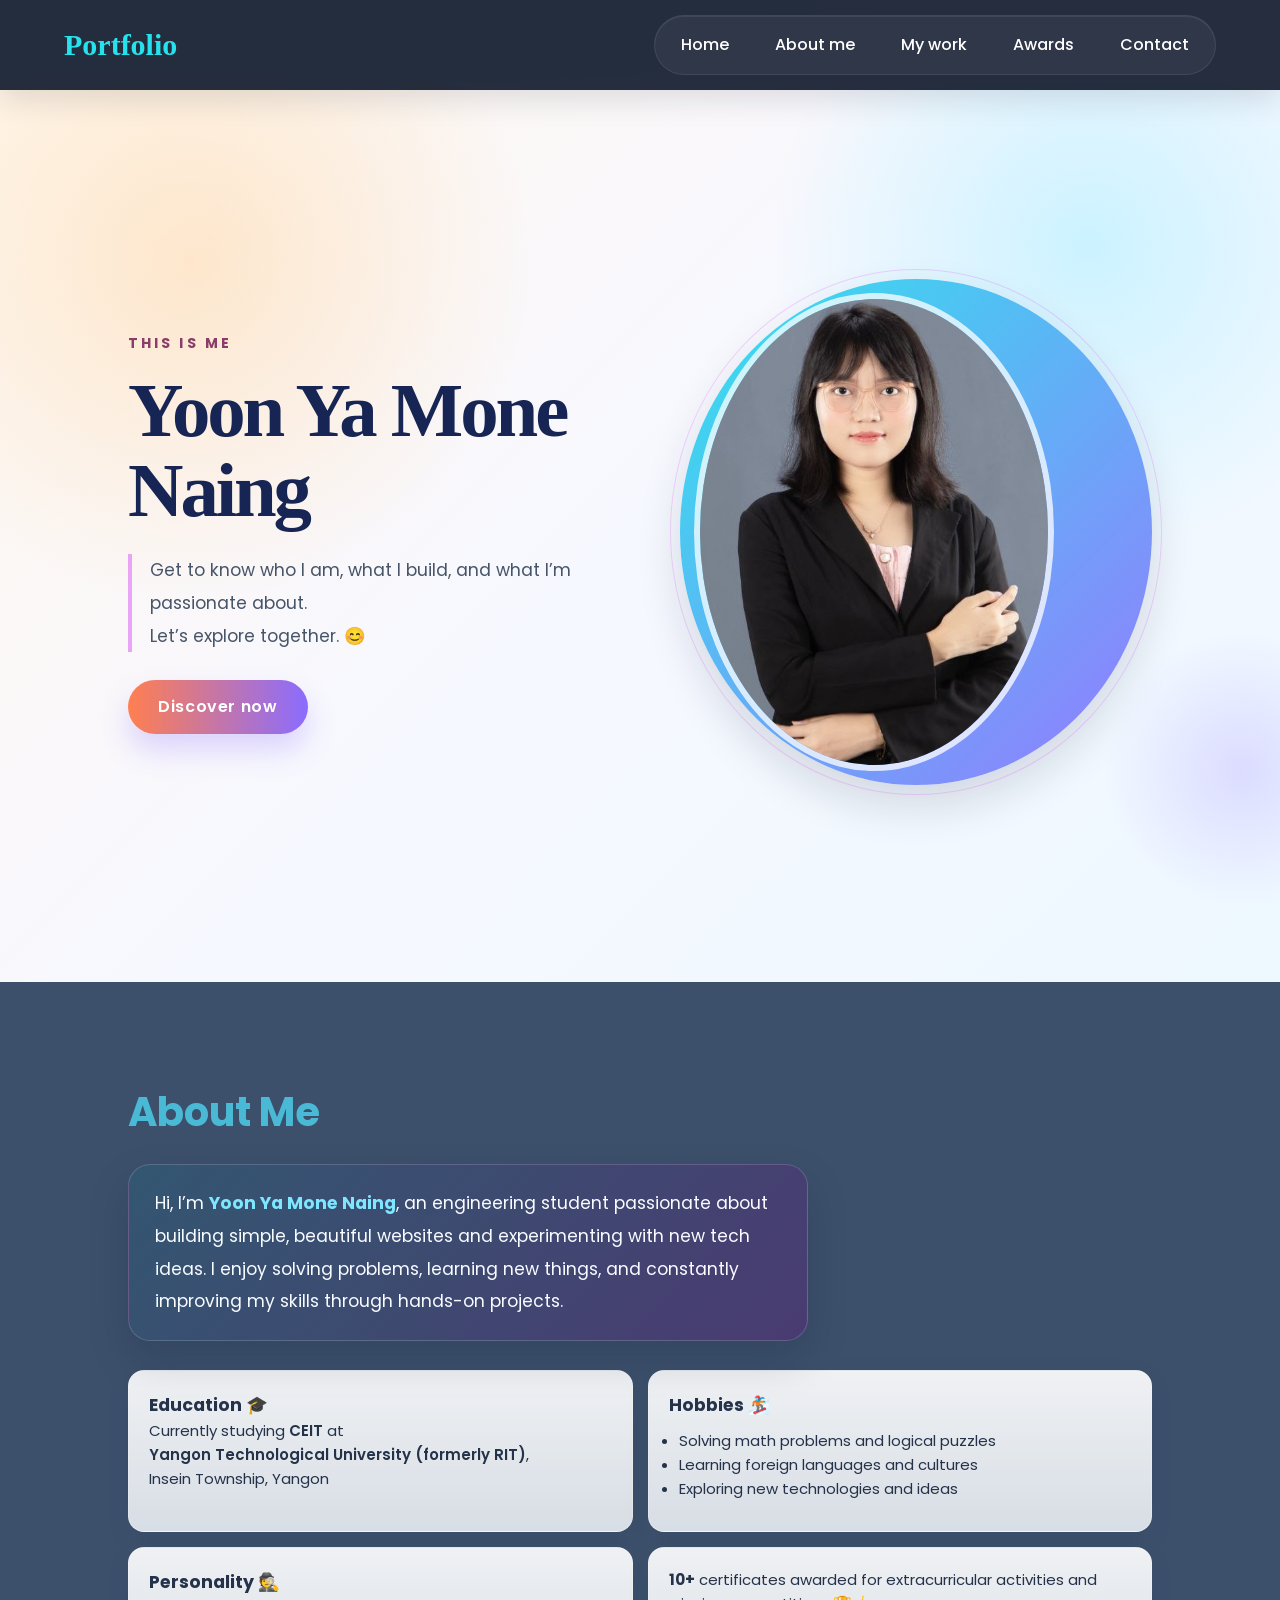
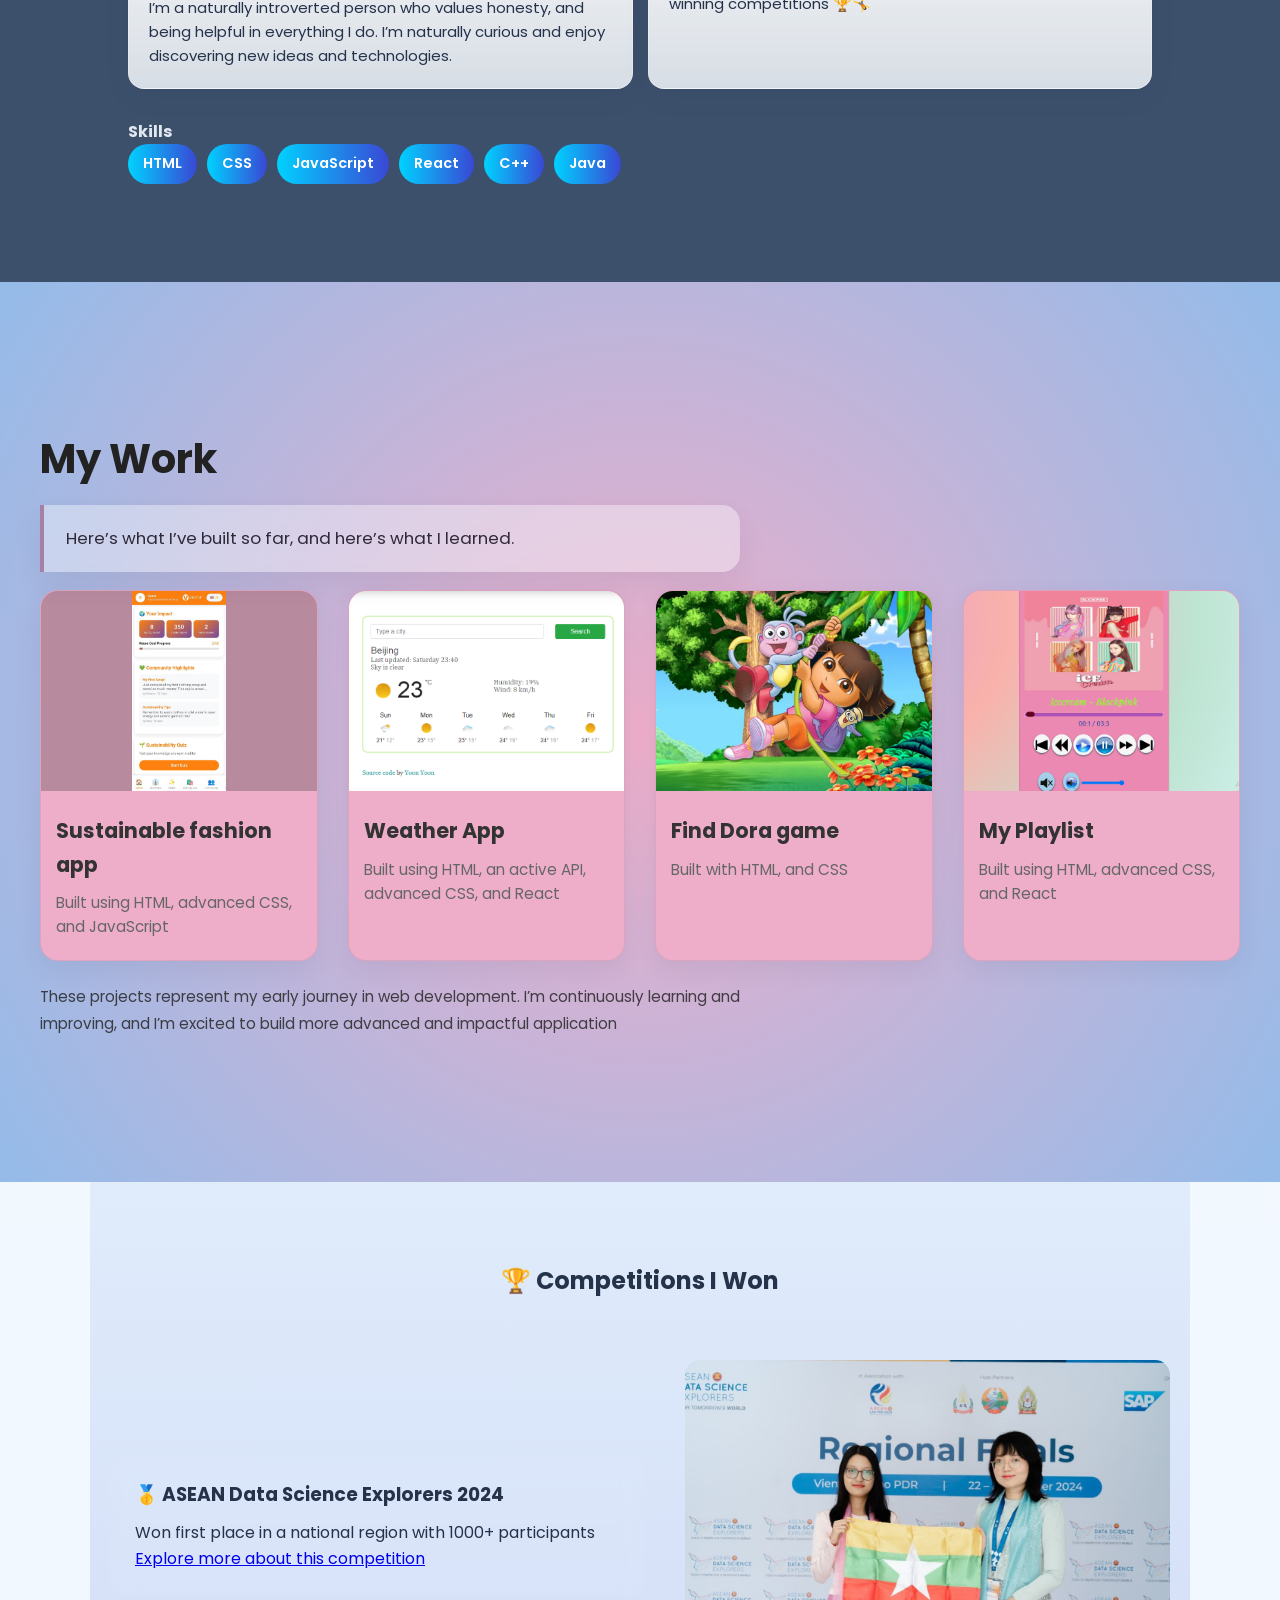
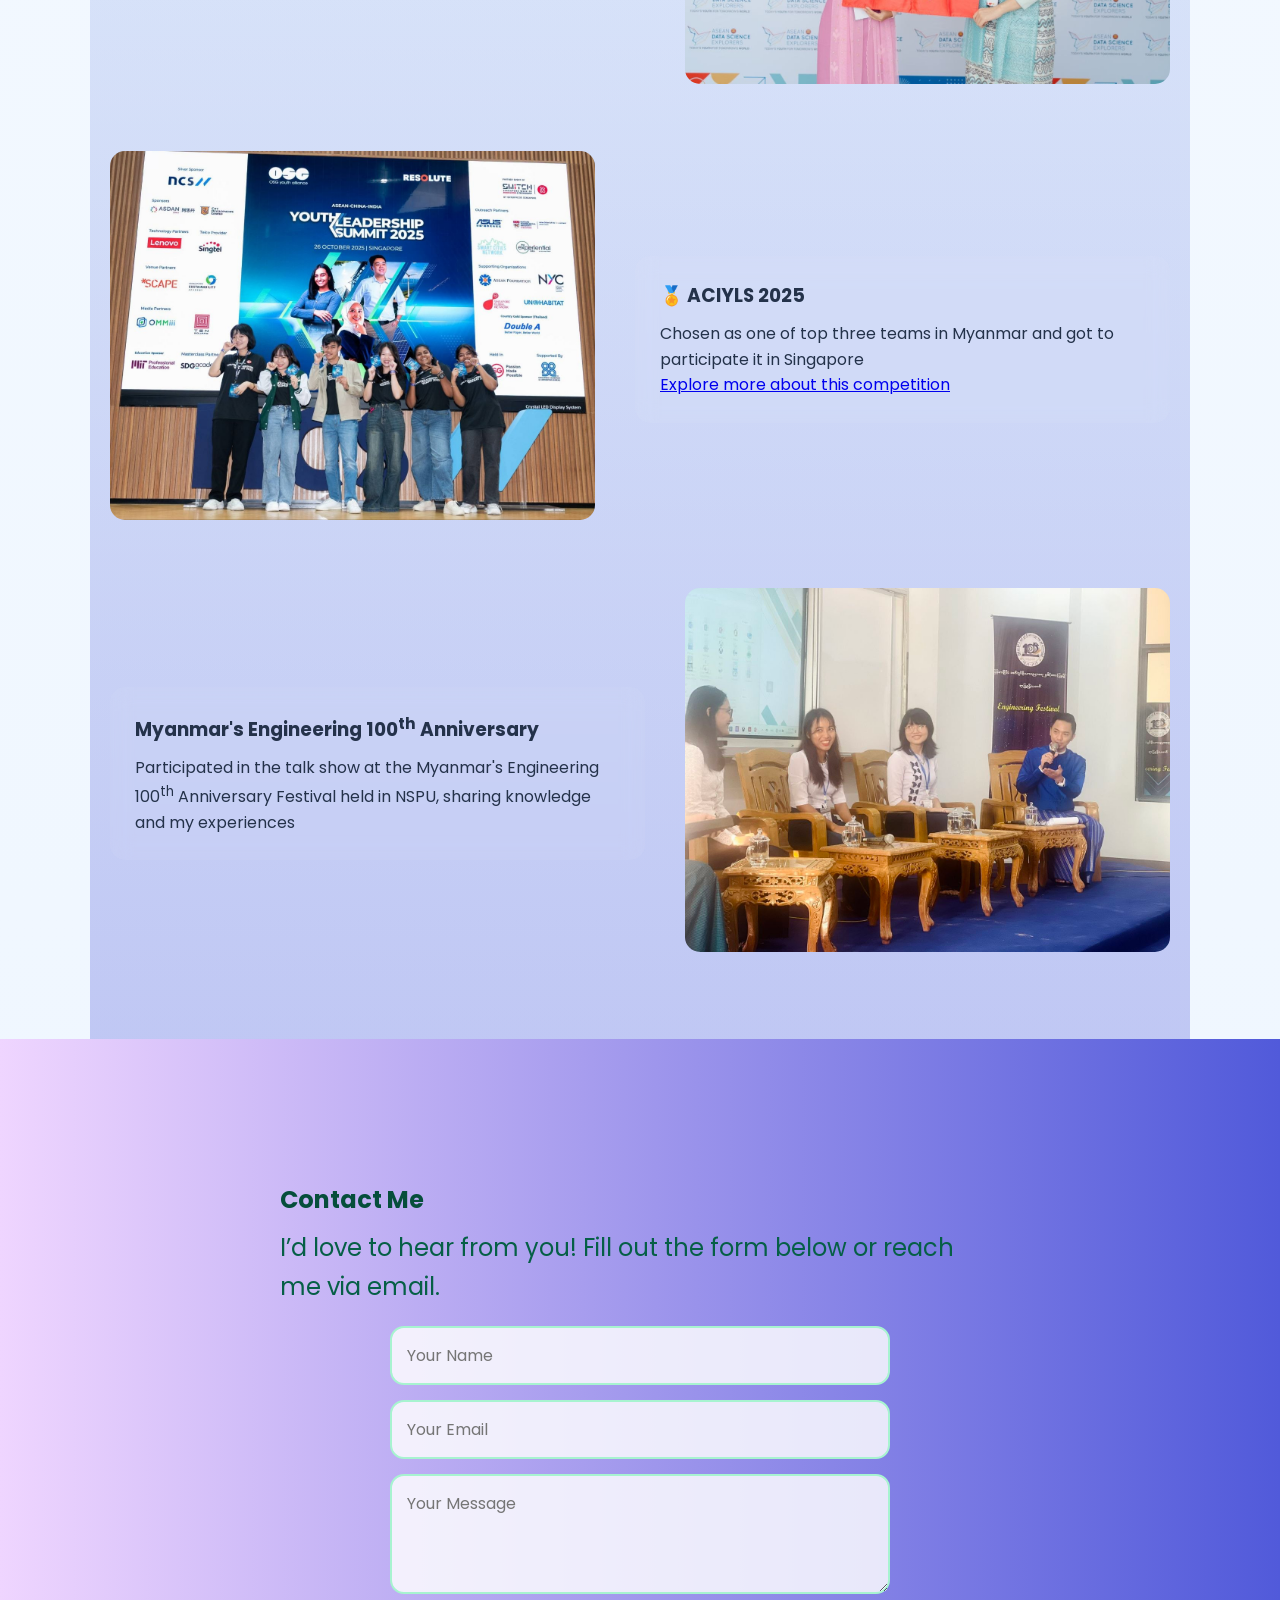
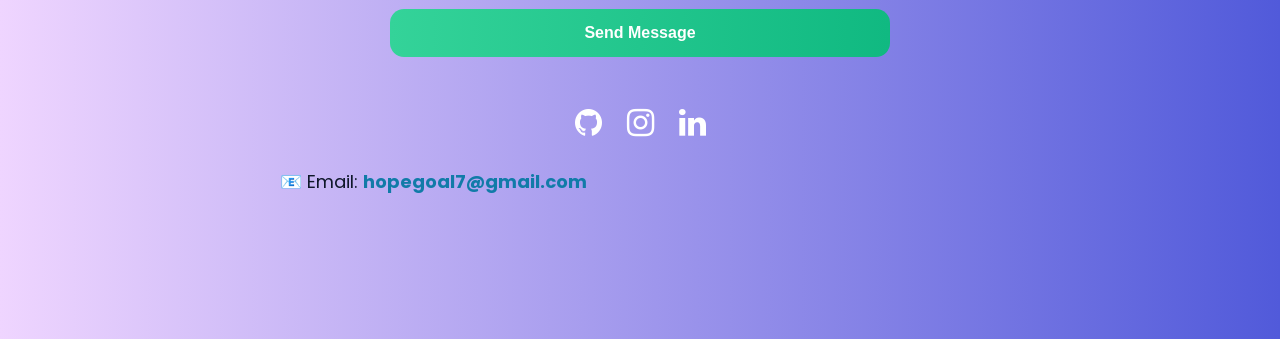
<file: index.html>
<!DOCTYPE html>
<html lang="en">
<head>
  <meta charset="UTF-8">
  <meta name="viewport" content="width=device-width, initial-scale=1.0">
  <title>My Portfolio</title>
  <link rel="stylesheet" href="index.css">
  <link rel="stylesheet" href="https://cdnjs.cloudflare.com/ajax/libs/font-awesome/4.7.0/css/font-awesome.min.css">
  <link href="https://fonts.googleapis.com/css2?family=Poppins:wght@300;400;600;700&display=swap" rel="stylesheet">
</head>
<body>
  <header>
    <nav class="navbar">
      <div class="logo">Portfolio</div>
      <button class="nav-toggle" type="button" aria-label="Open navigation menu" aria-expanded="false" aria-controls="primary-navigation">
        <span></span>
        <span></span>
        <span></span>
      </button>
      <ul class="nav-links" id="primary-navigation">
        <li><a href="#home">Home</a></li>
        <li><a href="#about">About me</a></li>
        <li><a href="#work">My work</a></li>
        <li><a href="#awards">Awards</a></li>
        <li><a href="#contact">Contact</a></li>
      </ul>
    </nav>
  </header>

  <section id="home" class="myphoto">
    <div class="myphoto-text">
      <h4>This is me</h4>
      <h1>Yoon Ya Mone Naing</h1>
      <p>
        Get to know who I am, what I build, and what I’m passionate about.<br>
        Let’s explore together. 😊
      </p>
      <a href="#about" class="btn">Discover now</a>
    </div>
    <div class="myphoto-image">
      <div class="image-frame">
        <img src="images/photo_2025-09-05_22-44-38.jpg" alt="Profile Picture">
      </div>
    </div>
  </section>

  <section id="about">
    <div class="about-container">
      <div class="about-text">
        <h2>About Me</h2>
        <p>
          Hi, I’m <strong>Yoon Ya Mone Naing</strong>, an engineering student passionate about
          building simple, beautiful websites and experimenting with new tech ideas. I enjoy
          solving problems, learning new things, and constantly improving my skills through
          hands-on projects.
        </p>
        <div class="about-facts">
          <div class="fact">
            <h3><strong>Education 🎓</strong></h3>
            <div>Currently studying <acronym title="Computer Engineering and Information Technology">CEIT</acronym> at</div>
            <div><acronym title="Top First Engineering University in Myanmar">Yangon Technological University (formerly RIT)</acronym>,</div>
            <div>Insein Township, Yangon</div>
          </div>

          <div class="fact">
            <h3><strong>Hobbies &#127938;</strong></h3>
            <ul style="padding: 10px;">
              <li>Solving math problems and logical puzzles</li>
              <li>Learning foreign languages and cultures</li>
              <li>Exploring new technologies and ideas</li>
            </ul>
            <div></div>
          </div>

          <div class="fact">
            <h3><strong>Personality &#128373;</strong></h3>
            <div>I’m a naturally introverted person who values honesty, and being helpful in everything I do. I’m naturally curious and enjoy discovering new ideas and technologies.</div>
          </div>

          <div class="fact"><strong>10+</strong> certificates awarded for extracurricular activities and winning competitions &#x1F3C6;&#129336;</div>
        </div>

        <h4>Skills</h4>
        <div class="skills">
          <span class="skill">HTML</span>
          <span class="skill">CSS</span>
          <span class="skill">JavaScript</span>
          <span class="skill">React</span>
          <span class="skill">C++</span>
          <span class="skill">Java</span>
        </div>
      </div>

      <!-- <div class="about-image">
        <img src="images/me.png" alt="About Me Photo">
      </div> -->
    </div>
  </section>

  <section id="work">
    <div class="container">
      <h2>My Work</h2>
      <p>Here’s what I’ve built so far, and here’s what I learned.</p>
      <div class="projects">
        <div class="project-card">
          <a href="https://yhope12.github.io/fashion-app/yoon.html" target="_blank" class="fashion-img">
            <img src="images/FASHION.jpg" alt="Project 2 preview" style="object-fit: contain; background: #b88a9e;">
            <h3>Sustainable fashion app</h3>
            <p>Built using HTML, advanced CSS, and JavaScript</p>
          </a>
        </div>

         <div class="project-card">
          <a href="https://yhope12.github.io/MyWeatherApp/index.html" target="_blank">
            <img src="images/p1.png" alt="Project 4 preview">
            <h3>Weather App</h3>
            <p>Built using HTML, an active API, advanced CSS, and React</p>
          </a>
        </div>

        <div class="project-card">
          <a href="DoraExplorer/dora.html" target="_blank">
            <img src="images/doratheexplorer.webp" alt="Project 1 preview">
            <h3>Find Dora game </h3>
            <p>Built with HTML, and CSS</p>
          </a>
        </div>

        <div class="project-card">
          <a href="https://yhope12.github.io/playMusic/yoon.html" target="_blank">
            <img src="images/p3.png" alt="Project 3 preview">
            <h3>My Playlist</h3>
            <p>Built using HTML, advanced CSS, and React</p>
          </a>
        </div>

      </div>

      <small>These projects represent my early journey in web development. I’m continuously learning and improving, and I’m excited to build more advanced and impactful application</small>
    </div>
  </section>

  <section class="competitions" id="awards">
  <h2>🏆 Competitions I Won</h2>

  <!-- ROW 1 -->
  <div class="competition-row">
    <div class="image">
      <img src="images/adse.jpg">
    </div>
    <div class="text">
      <h3>🥇 ASEAN Data Science Explorers 2024</h3>
      <p>Won first place in a national region with 1000+ participants</p>
      <a href="https://aseandse.org/">Explore more about this competition</a>
    </div>
  </div>

  <!-- ROW 2 -->
  <div class="competition-row reverse">
    <div class="image">
      <img src="images/Vint-it.jpg">
    </div>
    <div class="text">
      <h3>🏅 ACIYLS 2025</h3>
      <p>Chosen as one of top three teams in Myanmar and got to participate it in Singapore</p>
      <a href="https://www.theyouthleadership.org/">Explore more about this competition</a>
    </div>
  </div>

  <!-- ROW 3 -->
  <div class="competition-row">
    <div class="image">
      <img src="images/talkshow.jpg">
    </div>
    <div class="text">
      <h3> Myanmar's Engineering 100<sup>th</sup> Anniversary</h3>
      <p>Participated in the talk show at the  Myanmar's Engineering 100<sup>th</sup> Anniversary Festival held in NSPU, sharing knowledge and my experiences </p>
    </div>
  </div>

</section>

  <section id="contact">
    <div class="contact-container">
      <h2>Contact Me</h2>
      <p>I’d love to hear from you! Fill out the form below or reach me via email.</p>

      <form class="contact-form">
        <input type="text" placeholder="Your Name" required>
        <input type="email" placeholder="Your Email" required>
        <textarea placeholder="Your Message" required></textarea>
        <button type="submit">Send Message</button>
      </form>

      <div class="social-links">
        <a href="https://github.com/Yhope12" target="_blank" title="GitHub Profile">
          <i class="fa fa-github"></i>
        </a>
        <a href="https://www.instagram.com/sourcandy_yoon?igsh=YTczc2l1dGlkMjE2" target="_blank" title="Instagram Profile">
          <i class="fa fa-instagram"></i>
        </a>
        <a href="https://www.linkedin.com/in/yoon-ya-mone-naing-929835395" target="_blank" title="LinkedIn Profile">
          <i class="fa fa-linkedin"></i>
        </a>
      </div>

      <div class="contact-info">
        <div>📧 Email: <a href="mailto:hopegoal7@gmail.com">hopegoal7@gmail.com</a></div>
      </div>
    </div>
  </section>
  <script>
    const navToggle = document.querySelector('.nav-toggle');
    const navLinks = document.querySelector('.nav-links');

    if (navToggle && navLinks) {
      const closeMenu = () => {
        navLinks.classList.remove('is-open');
        navToggle.classList.remove('is-open');
        navToggle.setAttribute('aria-expanded', 'false');
        navToggle.setAttribute('aria-label', 'Open navigation menu');
      };

      navToggle.addEventListener('click', () => {
        const isOpen = navLinks.classList.toggle('is-open');
        navToggle.classList.toggle('is-open', isOpen);
        navToggle.setAttribute('aria-expanded', String(isOpen));
        navToggle.setAttribute('aria-label', isOpen ? 'Close navigation menu' : 'Open navigation menu');
      });

      navLinks.querySelectorAll('a').forEach((link) => {
        link.addEventListener('click', closeMenu);
      });

      window.addEventListener('resize', () => {
        if (window.innerWidth > 640) {
          closeMenu();
        }
      });
    }
  </script>
</body>
</html>
</file>
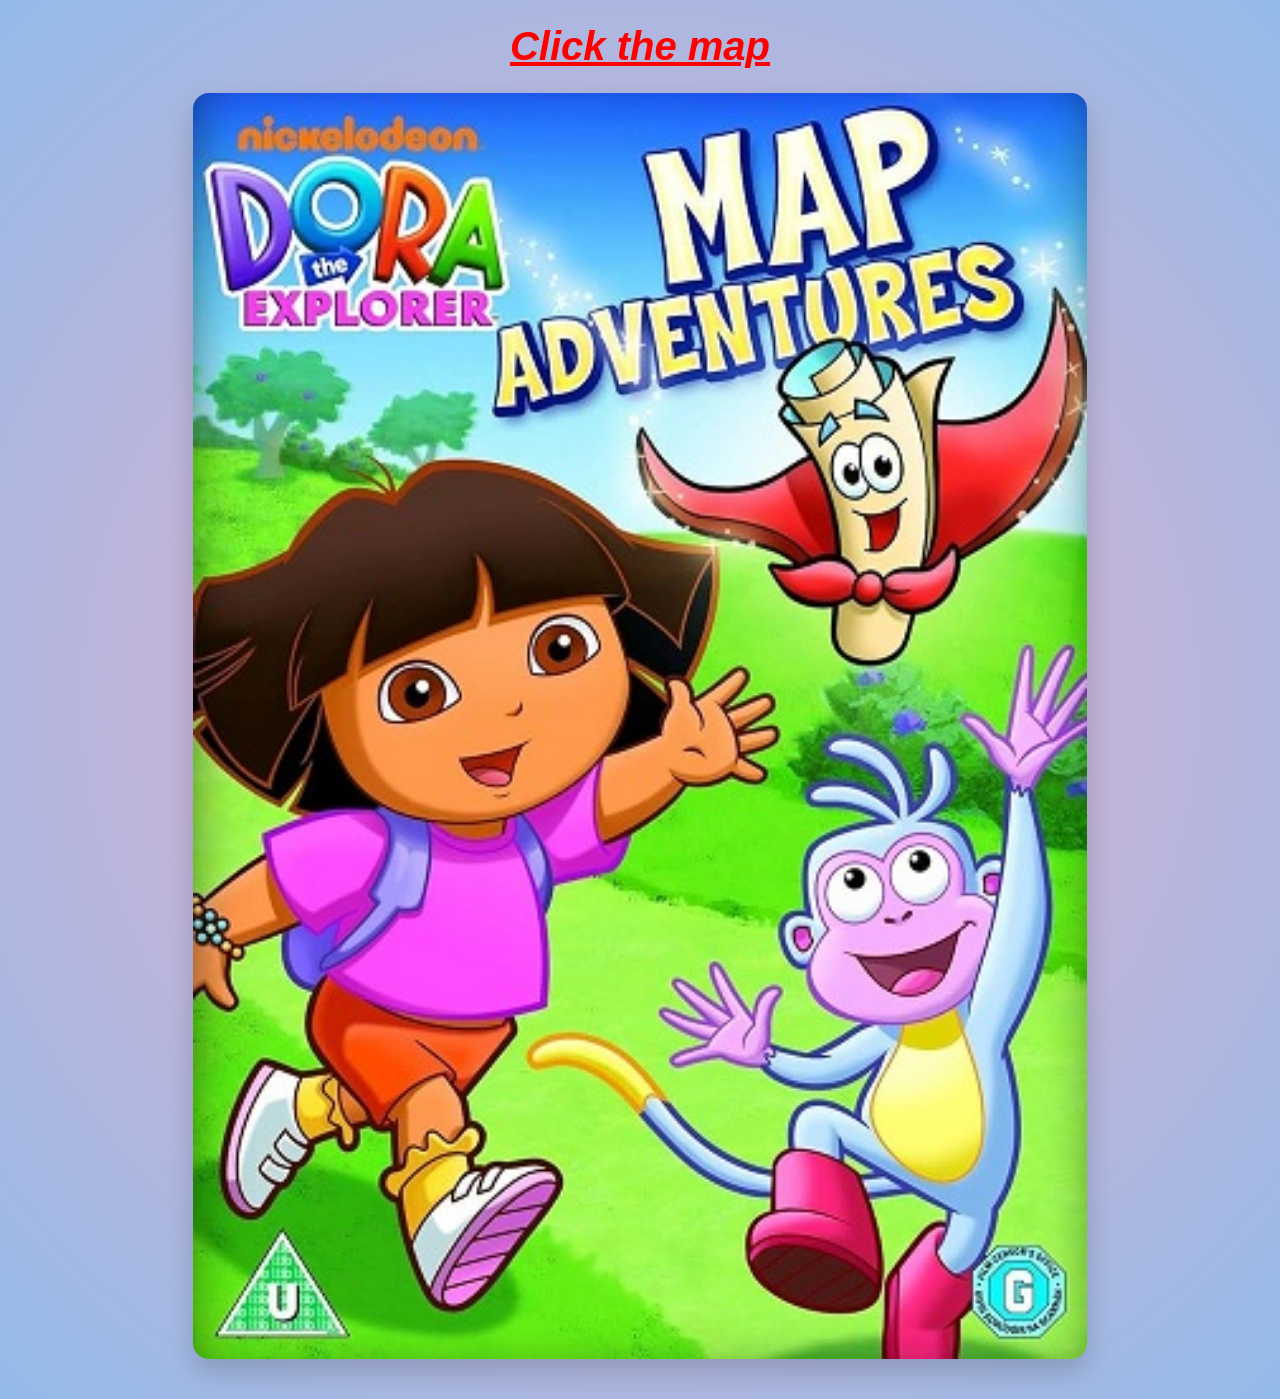
<file: DoraExplorer/dora.html>
<!DOCTYPE html>
<html>
<head>
	<meta charset="utf-8">
	<meta name="viewport" content="width=device-width, initial-scale=1">
	<title>Let's go</title>
</head>
<style>
	* {
		box-sizing: border-box;
	}

	body {
		margin: 0;
		min-height: 100vh;
		padding: 24px 16px 40px;
		background: radial-gradient(circle, rgba(238, 174, 202, 1) 0%, rgba(148, 187, 233, 1) 100%);
		font-family: Arial, sans-serif;
	}

	.wrapper {
		width: min(100%, 980px);
		margin: 0 auto;
	}

	h2{
		color: red;
	    font-size: clamp(28px, 5vw, 40px);
		margin: 0 0 24px;
		text-decoration: underline; 
		text-align: center;
	}
	img{
		margin: auto;
		display: block;
		width: 100%;
		max-width: 894px;
		height: auto;
		border-radius: 16px;
		box-shadow: 0 12px 28px rgba(0, 0, 0, 0.18);
	}

	@media (max-width: 640px) {
		body {
			padding: 20px 12px 32px;
		}

		h2 {
			margin-bottom: 18px;
		}
	}

</style>
<body>
	<div class="wrapper">
		<h2><i>Click the map</i></h2>
		<img
			src="81tYClpOcSL._UF894,1000_QL80_.jpg"
			usemap="#Dora"
			alt="Dora Explorer character map"
			width="894"
			height="1000"
		>
		<map name="Dora">
			<area shape="rect" coords="240,296,322,454" href="https://youtu.be/gGslvfeQocU?si=lMIwCOuH9ku35sOM" alt="DoraCartoon" target="_blank">
			<area shape="rect" target="_blank" coords="20,157,141,449" href="https://www.google.com/search?sa=X&sca_esv=9c54605068baa6ec&biw=1920&bih=911&q=dora+explorer&si=AMgyJEuYX5Hw7261KZxKc6opSy4g4YKqWuMhqjlu5VpSCmjOUgfPBhvCpOyJdr4XY_OMEATaln2ctb5PlHlhMImi5Ej3-o9D9j9FACedFE3opFwpJo8mP8g%3D&ved=2ahUKEwiS9ZzWqKqOAxXOwjgGHbpiHJkQyNoBKAB6BAgnEAA&ictx=1">
			<area shape="rect" coords="230,109,288,223" target="_self" href="map.html">
		</map>
	</div>

	<script>
		function makeImageMapResponsive() {
			const images = document.querySelectorAll('img[usemap]');

			images.forEach((image) => {
				const mapName = image.getAttribute('usemap').replace('#', '');
				const map = document.querySelector(`map[name="${mapName}"]`);

				if (!map) {
					return;
				}

				const areas = map.querySelectorAll('area');
				const naturalWidth = image.naturalWidth || Number(image.getAttribute('width'));
				const naturalHeight = image.naturalHeight || Number(image.getAttribute('height'));

				if (!naturalWidth || !naturalHeight) {
					return;
				}

				areas.forEach((area) => {
					if (!area.dataset.originalCoords) {
						area.dataset.originalCoords = area.coords;
					}

					const originalCoords = area.dataset.originalCoords.split(',').map(Number);
					const widthRatio = image.clientWidth / naturalWidth;
					const heightRatio = image.clientHeight / naturalHeight;

					const resizedCoords = originalCoords.map((coord, index) => {
						const ratio = index % 2 === 0 ? widthRatio : heightRatio;
						return Math.round(coord * ratio);
					});

					area.coords = resizedCoords.join(',');
				});
			});
		}

		window.addEventListener('load', makeImageMapResponsive);
		window.addEventListener('resize', makeImageMapResponsive);
	</script>
</body>
</html>
</file>
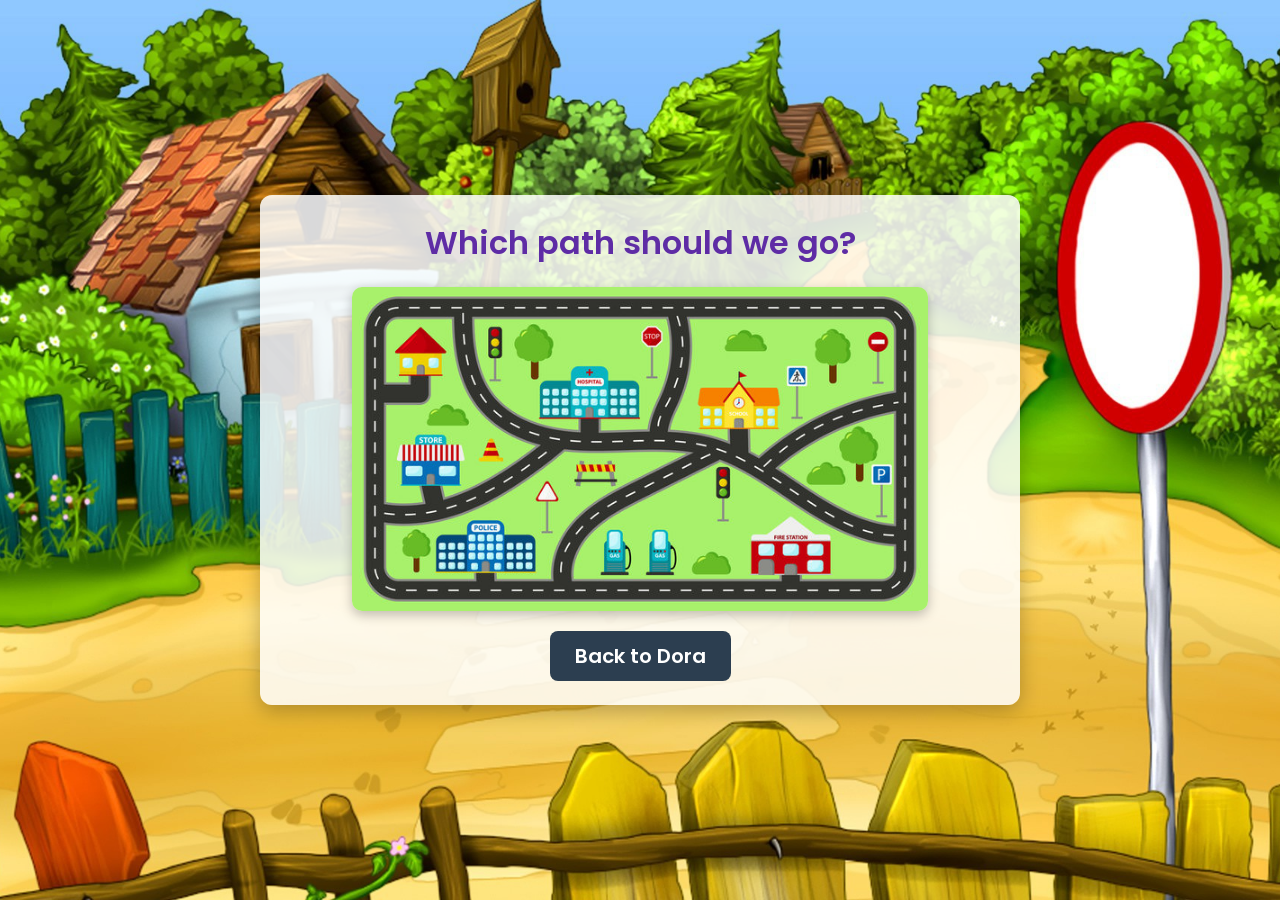
<file: DoraExplorer/map.html>
<!DOCTYPE html>
<html lang="en">
<head>
  <meta charset="utf-8">
  <meta name="viewport" content="width=device-width, initial-scale=1">
  <title>Map</title>
  <style>
    @import url('https://fonts.googleapis.com/css2?family=Poppins:wght@400;600&display=swap');

    * {
      box-sizing: border-box;
    }

    body {
      background: url("village.jpg") no-repeat center center fixed;
      background-size: cover;   
      display: flex;
      justify-content: center;   
      align-items: center;       
      min-height: 100vh;
      margin: 0;
      padding: 24px 16px;
      font-family: 'Poppins', sans-serif;
    }

    .container {
      text-align: center;
      background: rgba(255, 255, 255, 0.85); 
      padding: 24px;
      border-radius: 12px;
      box-shadow: 0 6px 20px rgba(0,0,0,0.25);
      width: min(100%, 760px);
    }

    h2 {
      color: #5e2ca5;
      font-weight: 600;
      margin: 0 0 20px;
      font-size: clamp(1.5rem, 4vw, 2rem);
    }

    img {
      border-radius: 10px;
      display: block;
      margin: auto;
      box-shadow: 0 4px 12px rgba(0,0,0,0.25);
      width: 100%;
      max-width: 576px;
      height: auto;
    }

    p {
      font-size: clamp(1rem, 3vw, 1.25rem);
      color: #8b2e2e;
      margin: 20px 0 0;
      font-weight: 600;
    }

    a {
      text-decoration: none;
    }

    a p {
      display: inline-block;
      background: #2c3e50;
      color: #fff;
      padding: 10px 25px;
      border-radius: 8px;
      transition: 0.3s;
    }

    a p:hover {
      background: #10afaf;
      transform: scale(1.05);
    }

    @media (max-width: 640px) {
      body {
        padding: 16px 12px;
      }

      .container {
        padding: 18px 14px;
      }

      a p {
        width: 100%;
        padding: 12px 16px;
      }
    }
  </style>
</head>
<body>
  <div class="container">
    <h2>Which path should we go?</h2>
    <img
      src="360_F_259499366_ytGqXw4RgHBUHBteftXKtpqTs6qiscIh.jpg"
      usemap="#Place"
      alt="Village map"
      width="576"
      height="378"
    >
    <map name="Place">
      <area shape="rect" coords="54,173,120,217" href="result.html" alt="Store">
      <area shape="poly" coords="48,73,75,43,104,71,100,73,100,98,53,98,53,74" href="result.html" alt="Home">
      <area shape="rect" coords="386,112,472,156" href="Yay.html" alt="School">
      <area shape="poly" coords="93,275,128,275,128,261,168,261,168,275,204,275,204,315,93,315" href="result.html" alt="Police-station">
      <area shape="poly" coords="209,145,209,104,242,104,242,88,284,88,284,104,318,104,318,145" href="result.html" alt="Hospital">
      <area shape="poly" coords="443,318,443,274,463,274,487,254,513,274,531,274,531,318" href="result.html" alt="Fire-station">
    </map>
    <a href="dora.html"><p>Back to Dora</p></a>
  </div>

  <script>
    function makeImageMapResponsive() {
      const images = document.querySelectorAll('img[usemap]');

      images.forEach((image) => {
        const mapName = image.getAttribute('usemap').replace('#', '');
        const map = document.querySelector(`map[name="${mapName}"]`);

        if (!map) {
          return;
        }

        const areas = map.querySelectorAll('area');
        const naturalWidth = image.naturalWidth || Number(image.getAttribute('width'));
        const naturalHeight = image.naturalHeight || Number(image.getAttribute('height'));

        if (!naturalWidth || !naturalHeight) {
          return;
        }

        areas.forEach((area) => {
          if (!area.dataset.originalCoords) {
            area.dataset.originalCoords = area.coords;
          }

          const originalCoords = area.dataset.originalCoords.split(',').map(Number);
          const widthRatio = image.clientWidth / naturalWidth;
          const heightRatio = image.clientHeight / naturalHeight;

          const resizedCoords = originalCoords.map((coord, index) => {
            const ratio = index % 2 === 0 ? widthRatio : heightRatio;
            return Math.round(coord * ratio);
          });

          area.coords = resizedCoords.join(',');
        });
      });
    }

    window.addEventListener('load', makeImageMapResponsive);
    window.addEventListener('resize', makeImageMapResponsive);
  </script>
</body>
</html>
</file>
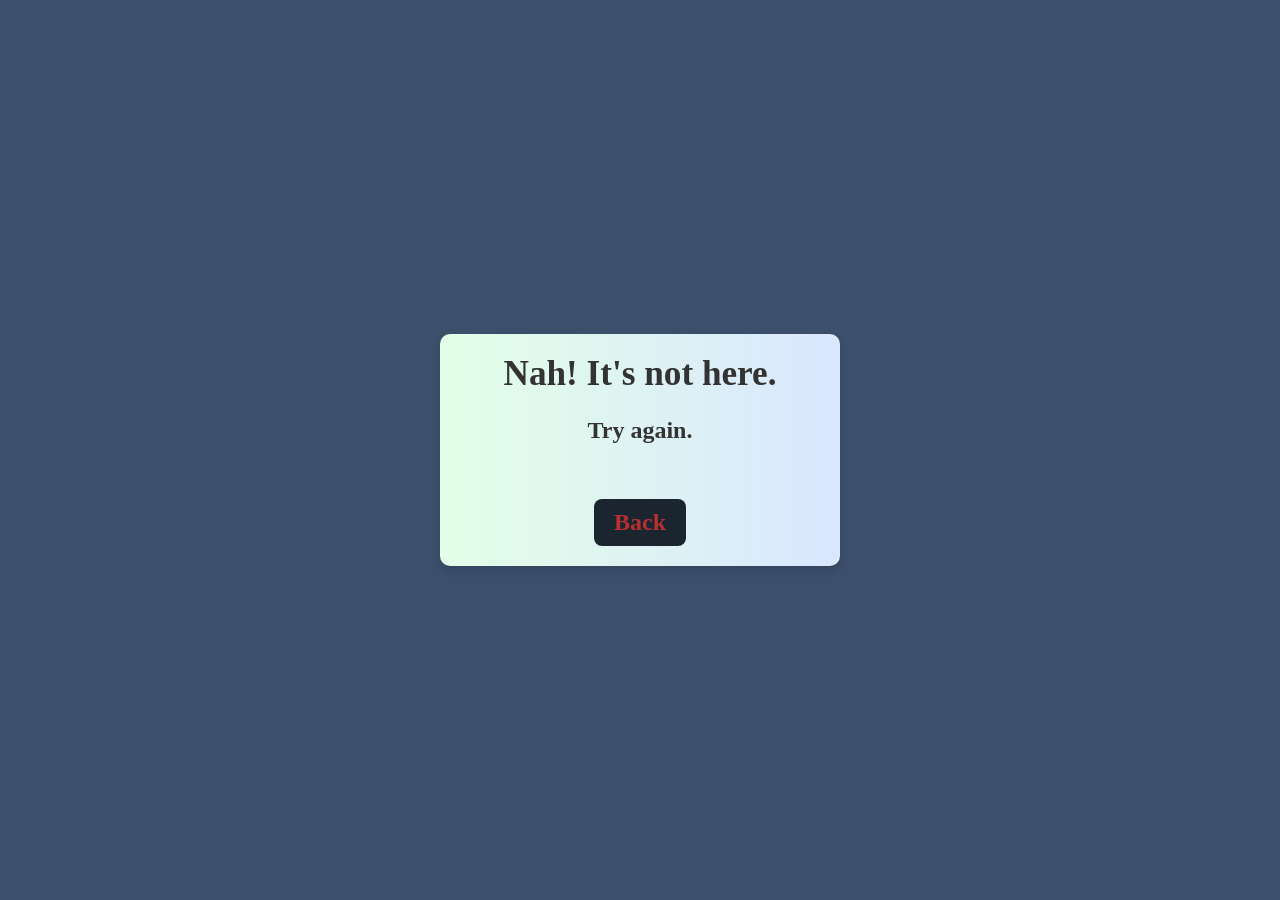
<file: DoraExplorer/result.html>
<!DOCTYPE html>
<html lang="en">
<head>
  <meta charset="UTF-8">
  <meta name="viewport" content="width=device-width, initial-scale=1.0">
  <title>Final</title>
  <style>
    * {
      box-sizing: border-box;
    }

    body {
      background: #3c506c;
      display: flex;
      justify-content: center;
      align-items: center;
      min-height: 100vh;
      margin: 0;
      padding: 20px 16px;
    }

    div {
      background: linear-gradient(90deg, #e3ffe7 0%, #d9e7ff 100%);
      color: #333;
      padding: 20px 24px;
      border-radius: 10px;
      text-align: center;
      font-size: 15px;
      box-shadow: 0 4px 10px rgba(0, 0, 0, 0.15);
      width: min(100%, 400px);
      animation: shake 0.8s ease;
    }

    h1 {
      margin-top: 0;
      font-size: clamp(1.7rem, 5vw, 2.2rem);
    }

    h2 {
      font-size: clamp(1.1rem, 4vw, 1.5rem);
    }

    @keyframes shake {
      0% { transform: translateX(0); }
      20% { transform: translateX(-15px); }
      40% { transform: translateX(15px); }
      60% { transform: translateX(-15px); }
      80% { transform: translateX(15px); }
      100% { transform: translateX(0); }
    }

    a {
      text-decoration: none;
      display: inline-block;
      margin-top: 15px;
    }

    a h2 {
      color: #b72f2f;
      background: #1a252f;
      padding: 10px 20px;
      border-radius: 8px;
      transition: 0.3s;
      margin-bottom: 0;
    }

    a h2:hover {
      background: #10afaf;
      color: #fff;
    }
  </style>
</head>
<body>
  <div>
    <h1>Nah! It's not here.</h1>
    <h2>Try again.</h2>
    <a href="map.html"><h2>Back</h2></a>
  </div>
</body>
</html>
</file>
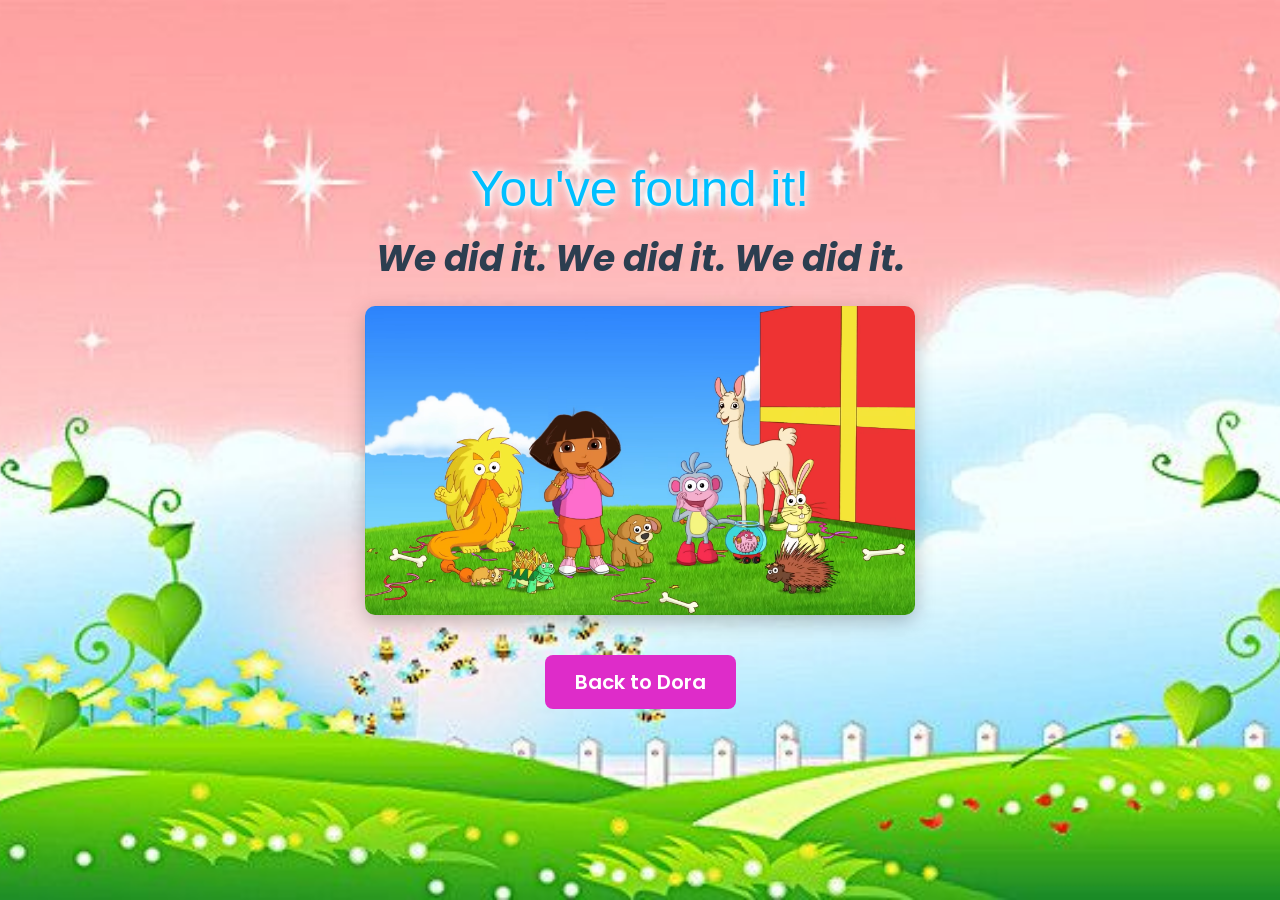
<file: DoraExplorer/Yay.html>
<!DOCTYPE html>
<html lang="en">
<head>
  <meta charset="UTF-8">
  <meta name="viewport" content="width=device-width, initial-scale=1.0">
  <title>We Did It!</title>
  <style>
    @import url('https://fonts.googleapis.com/css2?family=Poppins:wght@500;700&display=swap');

    * {
      box-sizing: border-box;
    }

    body {
      margin: 0;
      min-height: 100vh;
      padding: 24px 16px 40px;
      display: flex;
      flex-direction: column;
      justify-content: center;
      align-items: center;
      background: url("e3ed8733e6a1ff0400821e2c829a11bd.jpg") no-repeat center center fixed;
      background-size: cover;
      font-family: 'Poppins', sans-serif;
    }

    .title {
      font-size: clamp(2rem, 7vw, 3.125rem);
      font-weight: 500;
      font-family: 'Gill Sans', 'Gill Sans MT', Calibri, 'Trebuchet MS', sans-serif;
      text-shadow: 0 0 5px #fff, 0 0 10px #fff, 0 0 15px #e0f7ff;
      text-align: center;
      color: deepskyblue;
      margin: 5px 0;
    }

    h1 {
      margin: 8px 0 0;
      text-align: center;
      font-size: clamp(1.4rem, 4vw, 2.25rem);
    }

    h1 i {
      color: #2c3e50;
    }

    img {
      display: block;
      margin: 20px auto;
      width: min(100%, 550px);
      height: auto;
      border-radius: 10px;
      box-shadow: 0 6px 20px rgba(0, 0, 0, 0.25);
    }

    a {
      text-decoration: none;
    }

    a p {
      background: rgb(222, 44, 201);
      color: #fff;
      font-size: 20px;
      padding: 12px 30px;
      border-radius: 8px;
      margin-top: 20px;
      font-weight: 600;
      transition: 0.3s;
    }

    a p:hover {
      background: #1bc912;
      transform: scale(1.05);
    }

    @media (max-width: 640px) {
      body {
        padding: 20px 12px 32px;
      }

      a p {
        width: min(100%, 260px);
        text-align: center;
      }
    }
  </style>
</head>
<body>
  <p class="title">You've found it!</p>
  <h1><i>We did it. We did it. We did it.</i></h1>
  <img src="wedidit.png" alt="We Did It">
  <a href="dora.html">
    <p>Back to Dora</p>
  </a>
</body>
</html>
</file>
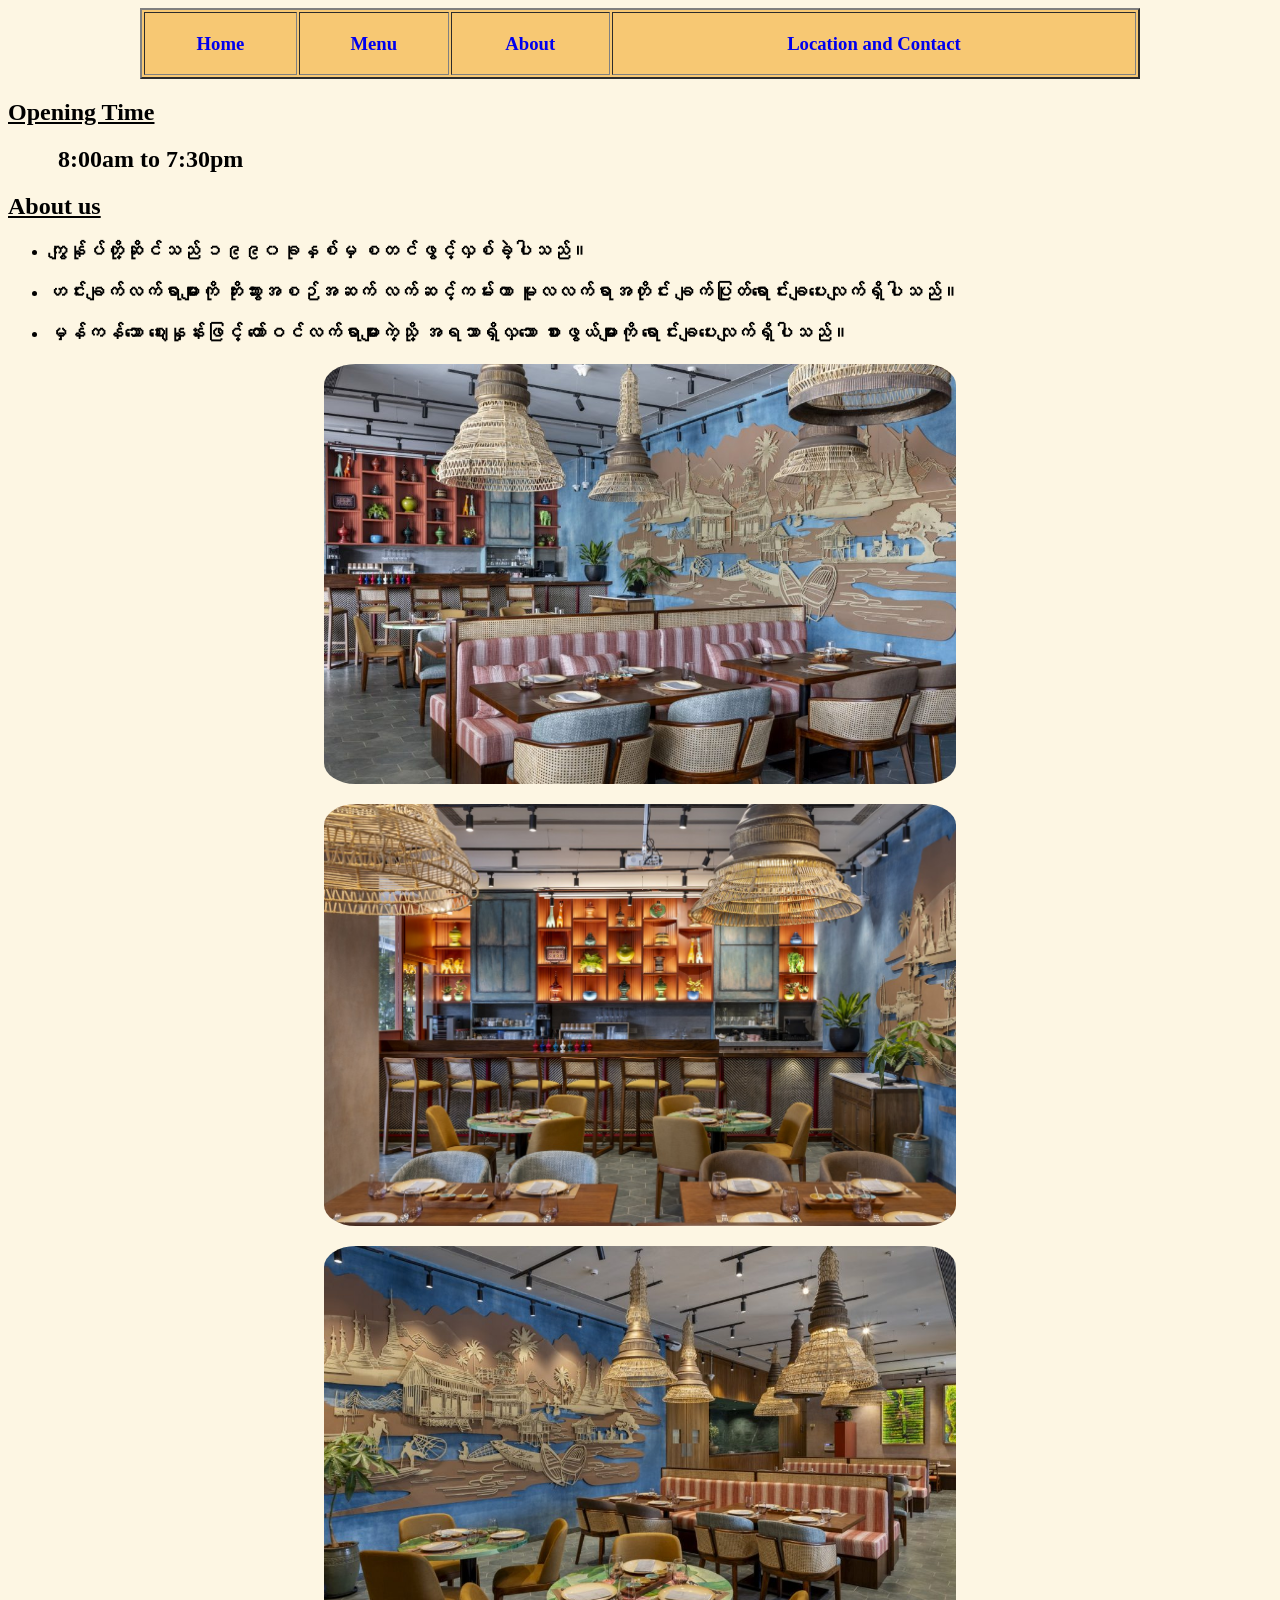
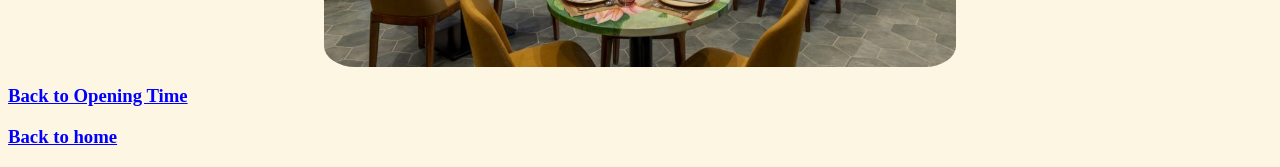
<file: Restaurant/About.html>
<!DOCTYPE html>
<html lang="en">
<head>
    <meta charset="UTF-8">
    <meta name="viewport" content="width=device-width, initial-scale=1.0">
    <title>About us</title>
    <link rel="icon" type="image/x-icon" href="icon/connection_internet_network_international_global_icon_266965.png">
</head>
<style>
    a{text-decoration: none;}
    body{background-color: #fdf6e3;}
    img{
        width: 50%;
        border-radius: 5%;
        display: block;
        margin-top: 20px;
        margin-left: auto;
        margin-right: auto;
    }
</style>
<body>
    <table width="1000px" height="50px" align="center" border="2" bgcolor="#f7c873">
        <tr>
           
            <th ><a href="Home.html"> <font face="Calisto MT"><h3>Home</h3></font></a> </th>
            <th><a href="Menu.html"> <font face="Calisto MT"><h3>Menu</h3></font></a></th>
            <th><a href="About.html"> <font face="Calisto MT"><h3>About</h3></font></a></th>
            <th><a href="Contact.html"> <font face="Calisto MT"><h3>Location and Contact</h3></font></a></th>
        </tr>
    </table>

    <a id="OpenTime">
    <caption>
       <u><h2>Opening Time</h2></u> 
    </caption>
   </a>
   
   <h2 style="margin-left: 50px;">8:00am to 7:30pm</h2>
    <caption>
        <u>
            <h2>About us</h2>
        </u>
    </caption>

    <ul>
        <li><h3>ကျွန်ုပ်တို့ဆိုင်သည် ၁၉၉၀ခုနှစ်မှ စတင်ဖွင့်လှစ်ခဲ့ပါသည်။</h3 ></li>
        <li><h3>ဟင်းချက်လက်ရာများကို ဘိုးဘွားအစဉ်အဆက် လက်ဆင့်ကမ်းကာ မူလလက်ရာအတိုင်း ချက်ပြုတ်ရောင်းချပေးလျက်ရှိပါသည်။</h3></li> 
        <li><h3>မှန်ကန်သော ဈေးနှုန်းဖြင့် တော်ဝင်လက်ရာများကဲ့သို့ အရသာရှိလှသော စားဖွယ်များကို ရောင်းချပေးလျက်ရှိပါသည်။</h3></li>
    </ul>  
   
    <img src="image/burmese-restaurant-10-1024x682.jpg" >
    <img src="image/burmese-restaurant-36.jpg">
    <img src="image/burmese-restaurant-43-1024x682.jpg">

    <a href="#OpenTime">
    <h3 style="text-decoration: underline; color: blue">Back to Opening Time</h3>
    </a>
  
    <footer>
        <a href="Home.html">
            <h3 style="color: blue; text-decoration: underline;"> Back to home</h3>
        </a>
    </footer>
</body>
</html>
</file>
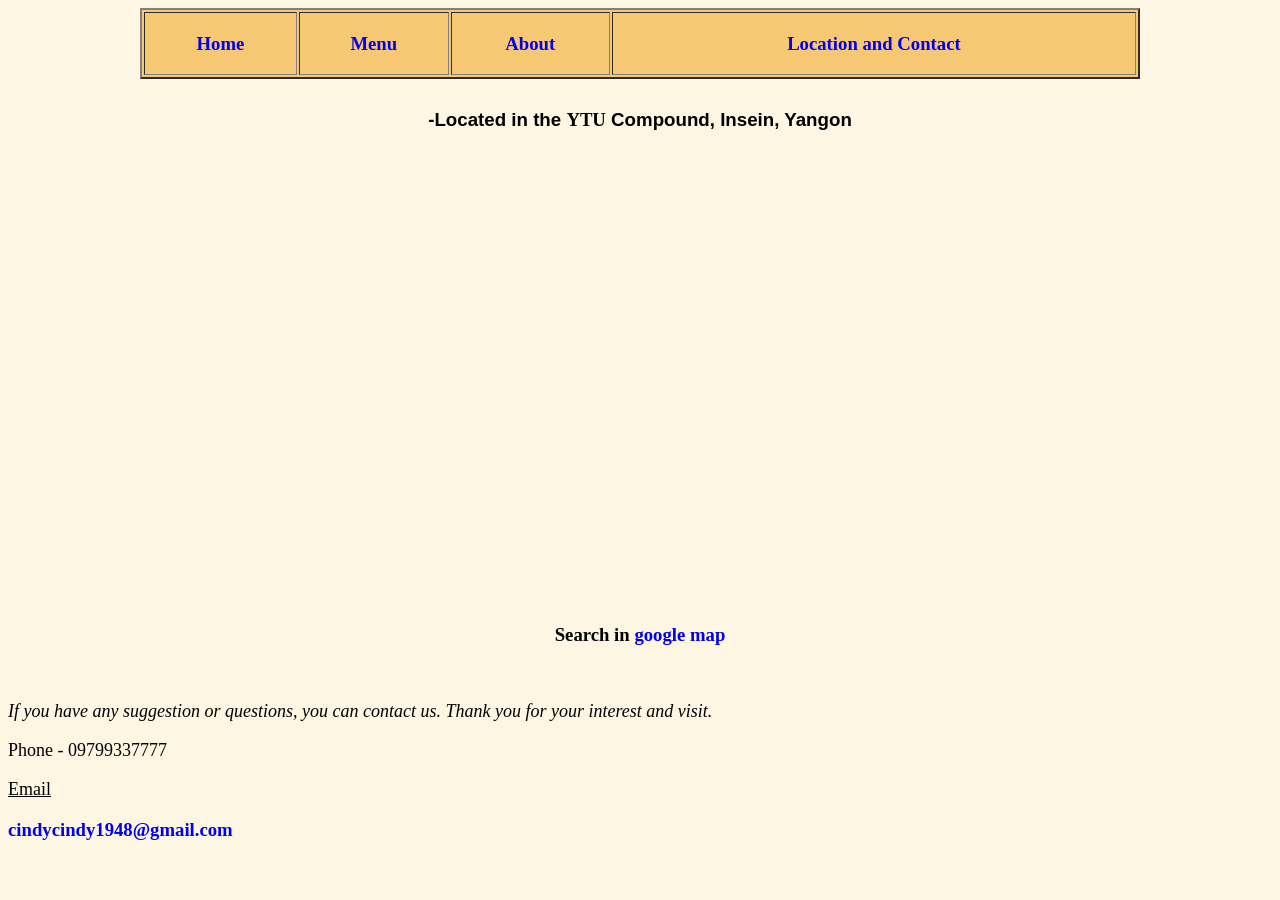
<file: Restaurant/Contact.html>
<!DOCTYPE html>
<html lang="en">
<head>
    <meta charset="UTF-8">
    <meta name="viewport" content="width=device-width, initial-scale=1.0">
    <title>Contact and Location</title>
    <link rel="icon" type="image/x-icon" href="icon/travel-holiday-vacation-310_89073.png">
</head>
<style>
    a{text-decoration: none;}

    body{background-color: #fdf6e3;}

    .location{text-align: center;}

    .uni{text-decoration: none;
        font-family: Georgia, 'Times New Roman', Times, serif;}
        
    p{font-size: large;
      font-weight: 300;}
</style>
<body>
 <table width="1000px" height="50px" align="center" border="2" bgcolor="#f7c873">
    <tr>
       
        <th ><a href="Home.html"> <font face="Calisto MT"><h3>Home</h3></font></a> </th>
        <th><a href="Menu.html"> <font face="Calisto MT"><h3>Menu</h3></font></a></th>
        <th><a href="About.html"> <font face="Calisto MT"><h3>About</h3></font></a></th>
        <th><a href="Contact.html"> <font face="Calisto MT"><h3>Location and Contact</h3></font></a></th>
    </tr>
</table>  

<div class="location">
    <h3 style="font-family: 'Lucida Sans', 'Lucida Sans Regular', 'Lucida Grande', 'Lucida Sans Unicode', Geneva, Verdana, sans-serif; margin-top: 30px; margin-bottom: 20px;">-Located in the <acronym title="Yangon Technogical University" class="uni">YTU</acronym> Compound, Insein, Yangon</h3>
    <iframe src="https://www.google.com/maps/embed?pb=!1m18!1m12!1m3!1d3818.0287859643363!2d96.1184024750604!3d16.874470511029642!2m3!1f0!2f0!3f0!3m2!1i1024!2i768!4f13.1!3m3!1m2!1s0x30c19450dac6197d%3A0x5d4fb13104e9b38d!2sV4G9%2B2HP%2C%20Yangon!5e0!3m2!1sen!2smm!4v1750188664265!5m2!1sen!2smm" width="600" height="450" style="border:0;" allowfullscreen="" loading="lazy" referrerpolicy="no-referrer-when-downgrade"></iframe>
    <h3>Search in <a href="https://maps.app.goo.gl/mAiCW9BFrCZ2DCdq8" target="_blank">google map</a></h3>
</div>
<br>

<p><i>If you have any suggestion or questions, you can contact us. Thank you for your interest and visit.</i></p>  
<p>Phone - 09799337777</p>
<p><u>Email</u></p>
<a href="mailto:cindycindy1948@gmail.com"><h3>cindycindy1948@gmail.com</h3></a>
</body>
</html>
</file>
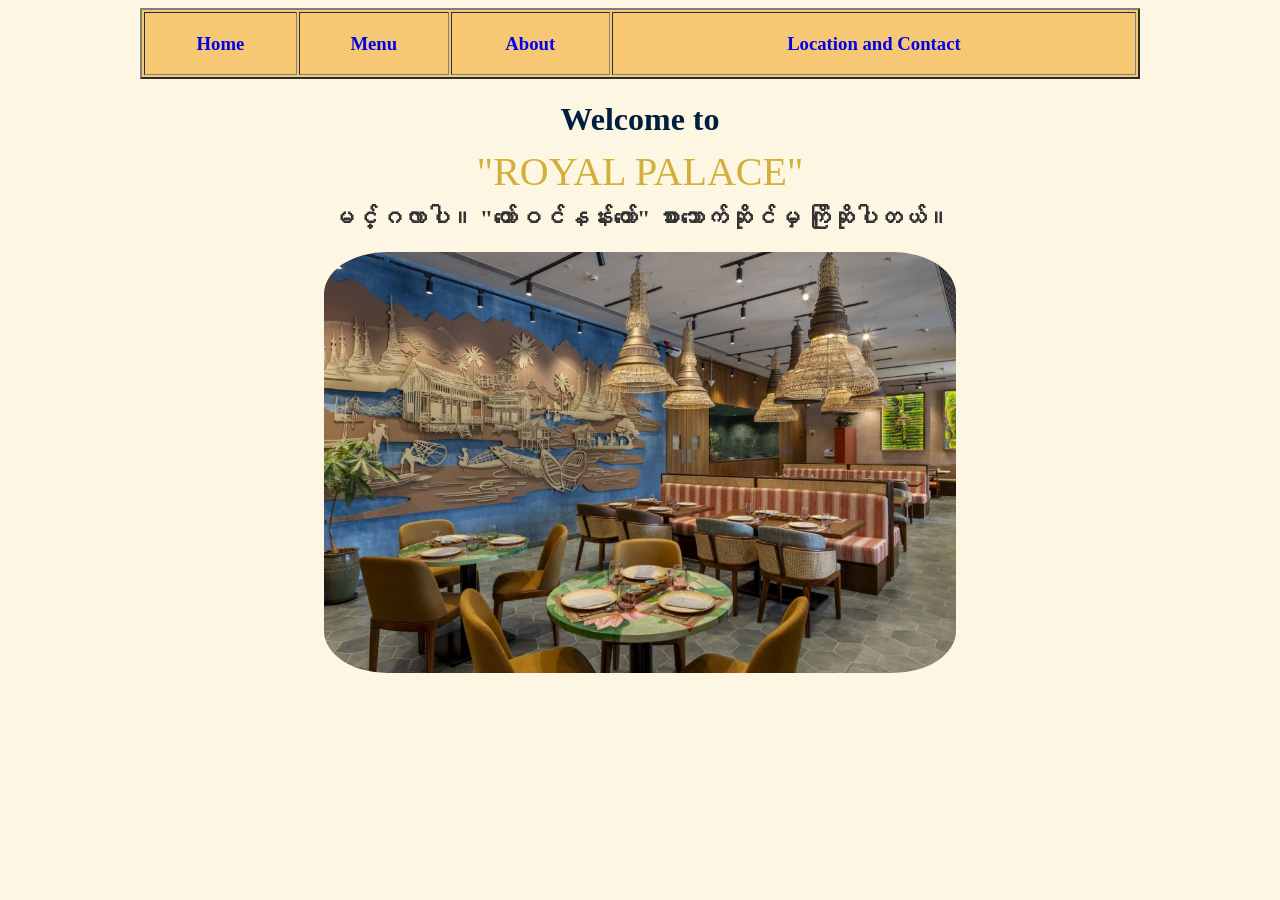
<file: Restaurant/Home.html>
<!DOCTYPE html>
<html>
<head>
    <meta charset="UTF-8">
    <meta name="viewport" content="width=device-width, initial-scale=1.0">
    <title>Homepage</title>
    <link rel="icon" type="image/x-icon" href="icon/clink_cheers_toast_drink_celebration_party_icon_266905.png">
</head>
<style>
    a{
       text-decoration: none;
    }
 
    body{
        background-color: #fdf6e3;
    }
    .photo {
  display: block;
  margin-top: 20px;
  margin-left: auto;
  margin-right: auto;
  width: 50%;
  border-radius: 10%;
}
</style>
<body>
      <table width="1000px" height="50px" align="center" border="2" bgcolor="#f7c873" >
        <tr>
            <th ><a href="Home.html"> <font face="Calisto MT"><h3>Home</h3></font></a> </th>
            <th><a href="Menu.html"> <font face="Calisto MT"><h3>Menu</h3></font></a></th>
            <th><a href="About.html"> <font face="Calisto MT"><h3>About</h3></font></a></th>
            <th><a href="Contact.html"> <font face="Calisto MT"><h3>Location and Contact</h3></font></a></th>
        </tr>
    </table>  
    <div style="text-align: center; margin-top: 20px;">
        <h1 style="margin-bottom: 10px; color:#001f3f;">Welcome to</h1>
        
        <div style="font-family: 'Algerian Regular', serif; color: #d4af37; font-size: 40px; margin: 0;">
           "ROYAL PALACE"
        </div>
        
        <h2 style="margin-top: 10px; color:#333333;">
            မင်္ဂလာပါ။‌ "တော်ဝင်နန်းတော်" စားသောက်ဆိုင်မှ ကြိုဆိုပါတယ်။
        </h2>
    </div>

      <img src="image/burmese-restaurant-43-1024x682.jpg" alt="cover-photo" class="photo">
</body>
</html>
</file>
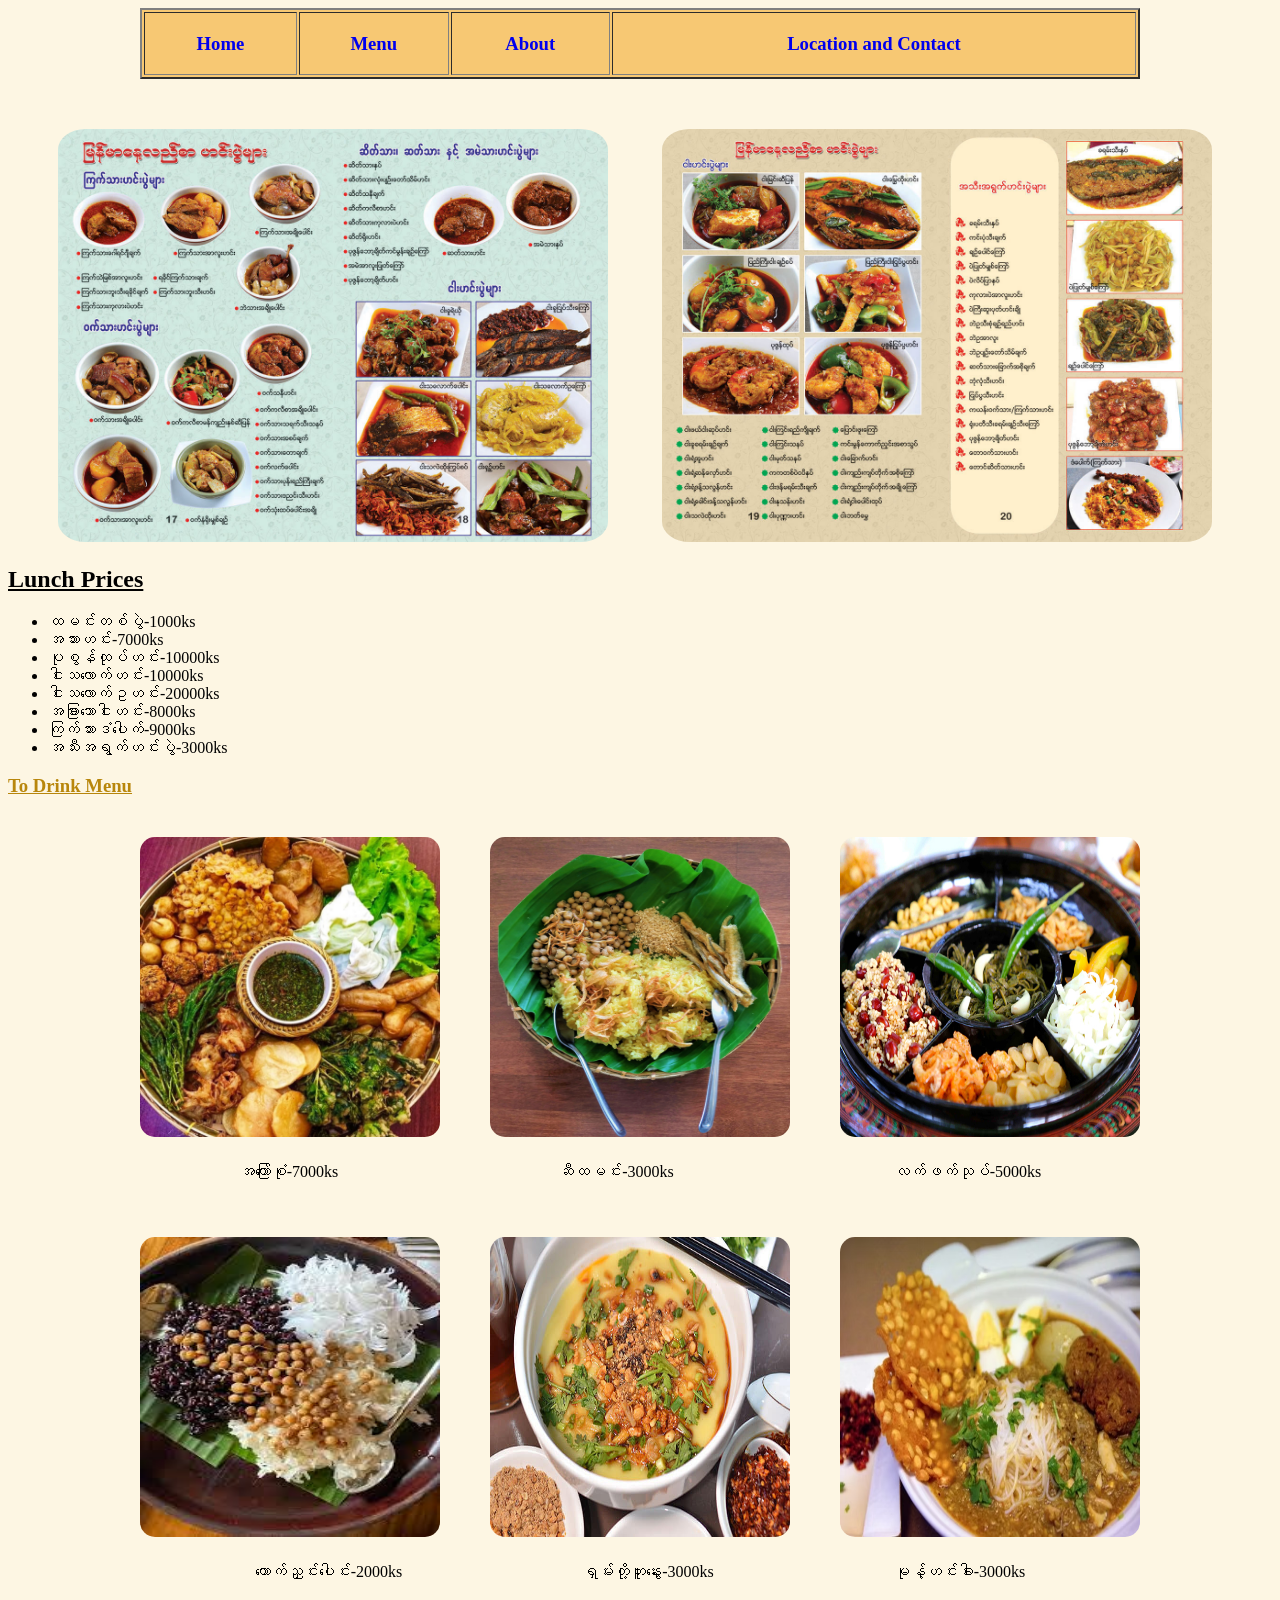
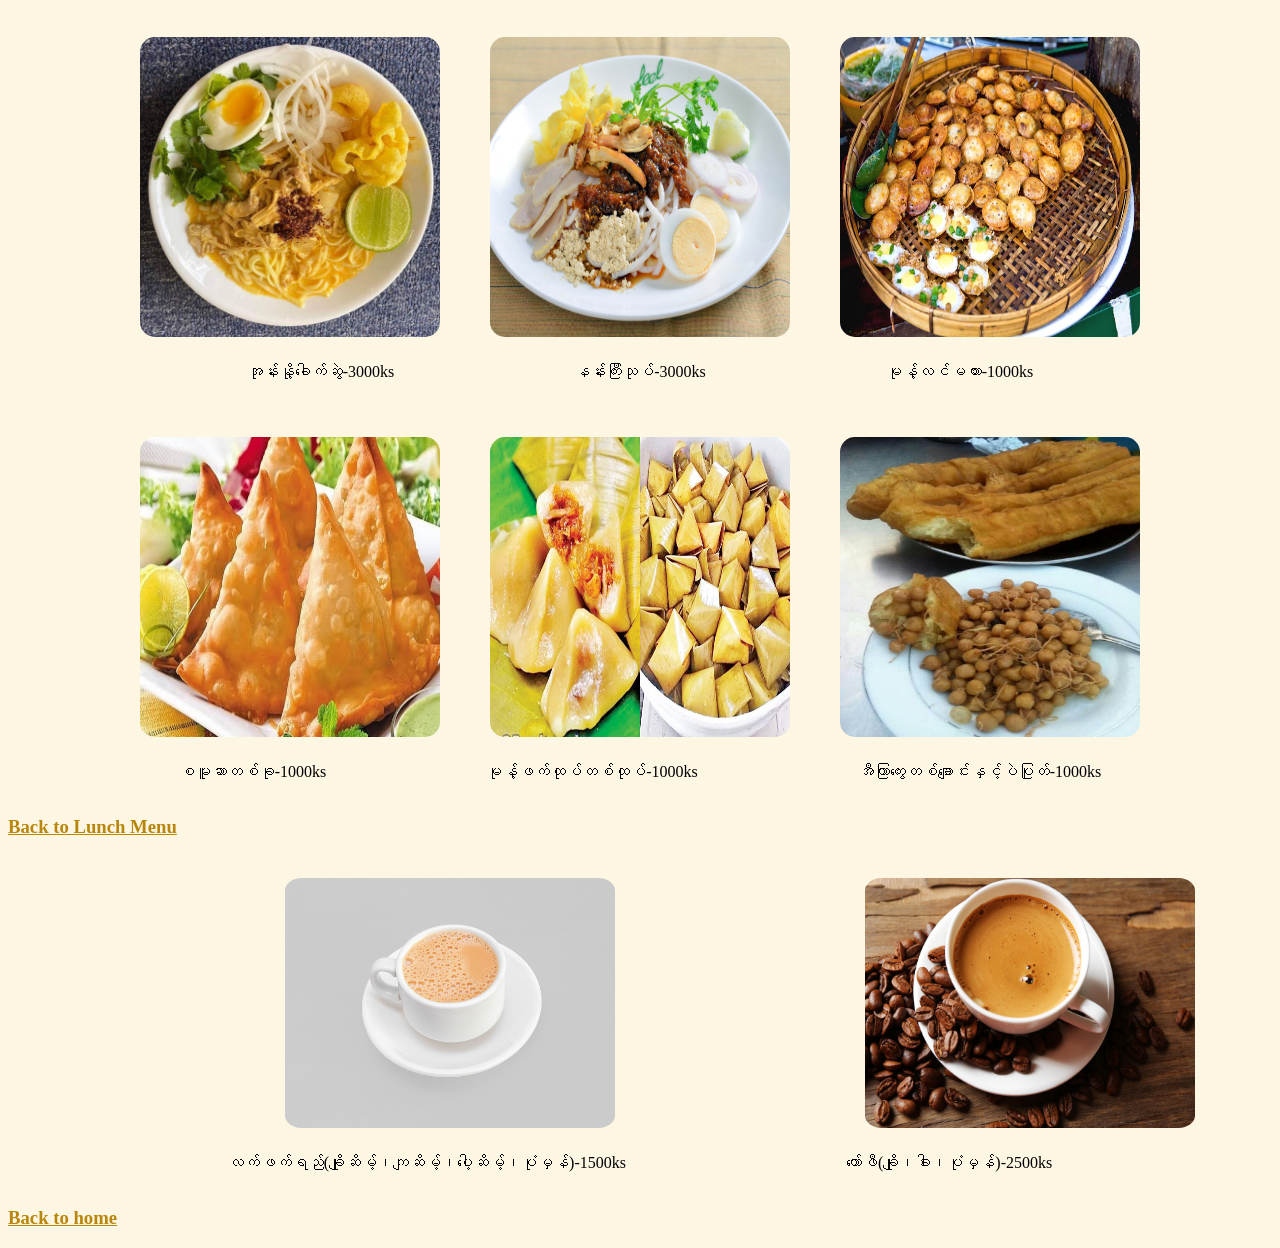
<file: Restaurant/Menu.html>
<!DOCTYPE html>
<html lang="en">
<head>
    <meta charset="UTF-8">
    <meta name="viewport" content="width=device-width, initial-scale=1.0">
    <title>Menu</title>
    <link rel="icon" type="image/x-icon" href="icon/menu_icon_150232.png">
</head>
<style>
     a{
       text-decoration: none;
    }
 
    body{
        background-color: #fdf6e3;
    }
  .lunch{
    width: 550px; 
    border-radius: 5%; 
    margin-top: 50px;
    margin-left:50px;
  }
  .gallery {
    display: flex;
    justify-content: center;
    gap: 50px;
    margin-top: 40px;
    flex-wrap: wrap;}

.item {
    margin-top: 10px;
   justify-content: center;
    display: flex;
    gap: 220px;
    
}
.item-2,.item-3{
    margin-top: 10px;
    /*margin-left: 220px;*/
    justify-content: center;
    display: flex;
    gap: 180px;
}
.item-4{
    margin-top: 10px;
   justify-content: center;
    display: flex;
    gap: 160px;
}
.drink{
     margin-top: 10px;
   justify-content: center;
    display: flex;
    gap: 220px;
}
</style>
<body>
    <table width="1000px" height="50px" align="center" border="2" bgcolor="#f7c873">
        <tr>
           
            <th ><a href="Home.html"> <font face="Calisto MT"><h3>Home</h3></font></a> </th>
            <th><a href="Menu.html"> <font face="Calisto MT"><h3>Menu</h3></font></a></th>
            <th><a href="About.html"> <font face="Calisto MT"><h3>About</h3></font></a></th>
            <th><a href="Contact.html"> <font face="Calisto MT"><h3>Location and Contact</h3></font></a></th>
        </tr>
    </table>  
    
    <a id="LunchMenu">
    <div>
    <img src="image/feel 8b.jpg" class="lunch" >
    <img src="image/feel 9b.jpg" class="lunch" >
    </div>
    </a>

    <h2><u>Lunch Prices</u></h2>
    <ul>
        <li>ထမင်းတစ်ပွဲ-1000ks</li>
        <li>အသားဟင်း-7000ks</li>
        <li>ပုစွန်ထုပ်ဟင်း-10000ks</li>
        <li>ငါးသလောက်ဟင်း-10000ks</li>
        <li>ငါးသလောက်ဥဟင်း-20000ks</li>
        <li>အခြားသောငါးဟင်း-8000ks</li>
        <li>ကြက်သားဒံပေါက်-9000ks</li>
        <li>အသီးအရွက်ဟင်းပွဲ-3000ks</li>
    </ul>

    <a href="#DrinkMenu">
    <h3 style="text-decoration: underline; color: darkgoldenrod;">To Drink Menu</h3>
    </a>
   
    <div class="gallery">
        
        <img src="image/a086328fa9a43bf5467dfa51a6662024.jpg" style="width: 300px; border-radius: 5%; height: 300px;">
        <img src="image/dad736aceb864719e564a31c63047f6a.jpg" style="width: 300px; border-radius: 5%; height: 300px;">
        <img src="image/Eating-in-Myanmar-Guide-to-Myanmar-Cuisine.jpg" style="width: 300px; border-radius: 5%; height: 300px;">
    </div>
       
    <div class="item">   
        <p>အကြော်စုံ-7000ks</p>
        <p>ဆီထမင်း-3000ks</p>
        <p>လက်ဖက်သုပ်-5000ks</p>
    </div>

    <div class="gallery">
        
        <img src="image/images.jpg" style="width: 300px; border-radius: 5%; height: 300px;">
        <img src="image/ShanTofu.jpg" style="width: 300px; border-radius: 5%; height: 300px;">
        <img src="image/574c0d_0d3c3525904e4af284018c89fec59c6f~mv2.avif" style="width: 300px; border-radius: 5%; height: 300px;">
    </div>

    <div class="item-2"> 
       <p>ကောက်ညှင်းပေါင်း-2000ks</p>
       <p>ရှမ်းတို့ဟူးနွေး-3000ks</p>
       <p>မုန့်ဟင်းခါး-3000ks</p>
    </div>

    <div class="gallery">
        
        <img src="image/dcea497464939e61fabe39b22e24fff2.jpg" style="width: 300px; border-radius: 5%; height: 300px;">
        <img src="image/p8i2-listing.jpg" style="width: 300px; border-radius: 5%; height: 300px;">   
        <img src="image/traditional-burmese-street-food-yangon-burma_130365-271.avif" style="width: 300px; border-radius: 5%; height: 300px;">
    </div>

    <div class="item-3">
        <p>အုန်းနို့ခေါက်ဆွဲ-3000ks</p>
        <p>နန်းကြီးသုပ်-3000ks</p>
        <p>မုန့်လင်မယား-1000ks</p>
    </div>

    <div class="gallery">
        <img src="image/samosas.jpg" style="width: 300px; border-radius: 5%; height: 300px;">
        <img src="image/Ph1.jpg" style="width: 300px; border-radius: 5%; height: 300px;">
        <img src="image/357637d40f6fbe78261dd1653d230fc9.jpg" style="width: 300px; border-radius: 5%; height: 300px;">    
    </div>
       
    <div class="item-4">
        <p>စမူဆာတစ်ခု-1000ks</p>
        <p>မုန့်ဖက်ထုပ်တစ်ထုပ်-1000ks</p>
        <p>အီကြာကွေးတစ်ချောင်းနှင့်ပဲပြုတ်-1000ks</p>
    </div>
      
    <a href="#LunchMenu">
    <h3 style="text-decoration: underline; color: darkgoldenrod;">Back to Lunch Menu</h3>
    </a>

    <div class="gallery">
        <img src="image/tea.jpg" style="width: 330px; border-radius: 5%; height: 250px; margin-left: 200px;">
        <img src="image/Coffee.jpg" style="width: 330px; border-radius: 5%; height: 250px; margin-left: 200px;">
    </div> 

    <a id="DrinkMenu">
    <div class="drink">
        <p >လက်ဖက်ရည်(ချိုဆိမ့်၊ကျဆိမ့်၊ပေါ့ဆိမ့်၊ပုံမှန်)-1500ks</p>      
        <p >ကော်ဖီ(ချို၊ခါး၊ပုံမှန်)-2500ks</p>
    </div>
    </a>
    <footer>
        <a href="Home.html">
            <h3 style="text-decoration: underline; color: darkgoldenrod;">Back to home</h3>
        </a>
    </footer>
</body>
</html>
</file>
<file: index.css>
* {
  margin: 0;
  padding: 0;
  box-sizing: border-box;
}

html {
  scroll-behavior: smooth;
}

:root {
  --ink: #24324a;
  --muted: #475569;
  --surface: #ffffff;
  --surface-soft: #f7f9fc;
  --line: rgba(36, 50, 74, 0.12);
  --brand: #ff7f50;
  --brand-deep: #8a3d68;
  --accent: #8a6cff;
  --accent-soft: rgba(210, 54, 245, 0.18);
  --shadow-sm: 0 8px 24px rgba(36, 50, 74, 0.08);
  --shadow-lg: 0 20px 45px rgba(15, 23, 42, 0.14);
}

body {
  font-family: 'Poppins', sans-serif;
  color: var(--ink);
  line-height: 1.6;
  margin: 0;
  padding-top: 82px;
  overflow-x: hidden;
  background:
    radial-gradient(circle at top left, rgba(38, 226, 236, 0.12), transparent 28%),
    linear-gradient(180deg, #f8fbff 0%, #eef6ff 100%);
  animation: fade-in 0.8s ease-out;
}

header {
  width: 100%;
  background: rgba(15, 23, 42, 0.9);
  padding: 15px 5%;
  box-shadow: 0 10px 30px rgba(15, 23, 42, 0.12);
  position: fixed; 
  top: 0;
  left: 0;
  z-index: 1000;
  backdrop-filter: blur(12px);
  animation: slide-down 0.7s ease-out;
}

.navbar {
  display: flex;
  align-items: center;
  justify-content: space-between;
  gap: 24px;
  max-width: 1200px;
  margin: 0 auto;
  position: relative;
}

.logo {
  font-size: 30px;
  font-weight: 700;
  color: #26e2ec;
  font-family: Cambria, Cochin, Georgia, Times, 'Times New Roman', serif;
  transition: transform 0.3s ease, text-shadow 0.3s ease;
}

.logo:hover {
  transform: translateY(-2px) scale(1.03);
  text-shadow: 0 0 18px rgba(38, 226, 236, 0.4);
}

.nav-toggle {
  display: none;
  width: 52px;
  height: 52px;
  border: 1px solid rgba(255, 255, 255, 0.18);
  border-radius: 16px;
  background: rgba(255, 255, 255, 0.08);
  align-items: center;
  justify-content: center;
  flex-direction: column;
  gap: 6px;
  cursor: pointer;
  transition: background 0.3s ease, border-color 0.3s ease, transform 0.3s ease;
}

.nav-toggle:hover {
  background: rgba(255, 255, 255, 0.14);
  border-color: rgba(38, 226, 236, 0.45);
}

.nav-toggle:focus-visible,
.nav-links li a:focus-visible {
  outline: 2px solid #7ee7ff;
  outline-offset: 3px;
}

.nav-toggle span {
  width: 22px;
  height: 2px;
  border-radius: 999px;
  background: #fff;
  transition: transform 0.3s ease, opacity 0.3s ease;
}

.nav-toggle.is-open span:nth-child(1) {
  transform: translateY(8px) rotate(45deg);
}

.nav-toggle.is-open span:nth-child(2) {
  opacity: 0;
}

.nav-toggle.is-open span:nth-child(3) {
  transform: translateY(-8px) rotate(-45deg);
}

.nav-links {
  list-style: none;
  display: flex;
  align-items: center;
  gap: 10px;
  padding: 8px;
  border: 1px solid rgba(255, 255, 255, 0.08);
  border-radius: 999px;
  background: rgba(255, 255, 255, 0.05);
  box-shadow: inset 0 1px 0 rgba(255, 255, 255, 0.08);
}

.nav-links li {
  list-style: none;
}

.nav-links li a {
  position: relative;
  display: inline-flex;
  align-items: center;
  justify-content: center;
  min-height: 42px;
  padding: 0 18px;
  border-radius: 999px;
  text-decoration: none;
  color: #fff;
  font-weight: 500;
  transition: color 0.3s ease, transform 0.3s ease, background 0.3s ease;
}

.nav-links li a::after {
  content: "";
  position: absolute;
  left: 18px;
  right: 18px;
  bottom: 8px;
  height: 2px;
  background: linear-gradient(90deg, #26e2ec, var(--accent));
  transform: scaleX(0);
  transform-origin: left;
  transition: transform 0.3s ease;
}

.nav-links li a.active,
.nav-links li a:hover {
  color: #fff;
  background: rgba(38, 226, 236, 0.16);
  transform: translateY(-2px);
}

.nav-links li a.active::after,
.nav-links li a:hover::after {
  transform: scaleX(1);
}

.nav-links li a:focus-visible::after {
  transform: scaleX(1);
}

section {
  min-height: 100vh;
  display: flex;
  justify-content: center;
  align-items: center;
  scroll-margin-top: 100px;
}

.myphoto {
  display: flex;
  flex-wrap: wrap;
  align-items: center;
  justify-content: space-between;
  gap: 40px;
  background:
    radial-gradient(circle at 15% 20%, rgba(255, 214, 165, 0.5), transparent 26%),
    radial-gradient(circle at 85% 18%, rgba(126, 231, 255, 0.35), transparent 24%),
    linear-gradient(135deg, #fff7ed 0%, #f7f8ff 48%, #eef8ff 100%);
  padding: 40px 10%;
  position: relative;
  overflow: hidden;
}

.myphoto::before {
  content: "";
  position: absolute;
  inset: auto -8% 8% auto;
  width: 280px;
  height: 280px;
  border-radius: 50%;
  background: radial-gradient(circle, rgba(138, 108, 255, 0.2), transparent 70%);
  animation: pulse-glow 8s ease-in-out infinite;
}

.myphoto-text {
  flex: 1 1 320px;
  max-width: 620px;
  animation: float-up 0.8s ease-out both;
  position: relative;
  z-index: 1;
}

.myphoto-text h4 {
  display: inline-flex;
  align-items: center;
  gap: 10px;
  padding: 0;
  font-size: 0.88rem;
  text-transform: uppercase;
  letter-spacing: 0.22em;
  color: #8a3d68;
  margin-bottom: 16px;
}

.myphoto-text h1 {
  font-size: clamp(2.9rem, 6vw, 4.8rem);
  font-weight: 700;
  line-height: 1.05;
  letter-spacing: -0.04em;
  margin-bottom: 22px;
  color: #172554;
  font-family: Georgia, 'Times New Roman', serif;
  text-shadow: 0 10px 30px rgba(255, 255, 255, 0.18);
}

.myphoto-text p {
  max-width: 560px;
  font-size: 1.08rem;
  line-height: 1.9;
  color: #475569;
  margin-bottom: 28px;
  padding-left: 18px;
  border-left: 4px solid rgba(210, 54, 245, 0.42);
}

.myphoto-image {
  flex: 1 1 280px;
  display: flex;
  justify-content: center;
  animation: float-up 1s ease-out both;
  position: relative;
  z-index: 1;
}

.image-frame {
  position: relative;
  border-radius: 50%;
  padding: 14px;
  background: linear-gradient(135deg, rgba(38, 226, 236, 0.95), rgba(138, 108, 255, 0.9));
  box-shadow: var(--shadow-lg);
  animation: bob 6s ease-in-out infinite;
}

.image-frame::before {
  content: "";
  position: absolute;
  inset: -10px;
  border: 1px solid rgba(210, 54, 245, 0.18);
  border-radius: 50%;
}

.myphoto-image img {
  width: min(100%, 360px);
  border-radius: 50%;
  display: block;
  border: 6px solid rgba(255, 255, 255, 0.75);
  transition: transform 0.4s ease, box-shadow 0.4s ease;
}

.image-frame:hover img {
  transform: scale(1.04);
  box-shadow: 0 18px 35px rgba(138, 108, 255, 0.24);
}

.btn {
  display: inline-block;
  padding: 14px 30px;
  background: linear-gradient(90deg, #ff7f50, #8a6cff);
  color: #fff;
  border-radius: 999px;
  text-decoration: none;
  font-weight: 600;
  letter-spacing: 0.04em;
  transition: transform 0.3s ease, box-shadow 0.3s ease, background 0.3s ease;
  box-shadow: 0 16px 28px rgba(138, 108, 255, 0.26);
}
.btn:hover {
  background: linear-gradient(90deg, #8a6cff, #ff7f50);
  transform: translateY(-3px);
  box-shadow: 0 20px 34px rgba(138, 108, 255, 0.34);
}

.btn:active {
  transform: translateY(0);
}

#about {
  padding: 80px 10%;
  background: #3c506c;
  color:#e2e8f0;
}

.about-container {
  display: flex;
  flex-wrap: wrap;
  align-items: center;
  justify-content: space-between;
  gap: 50px;
  width: 100%;
  max-width: 1200px;
}

.about-text {
  flex: 1 1 320px;
  animation: float-up 0.85s ease-out both;
}

.about-text h2 {
  font-size: 2.5rem;
  margin-bottom: 20px;
  color: #4ab9d5;
}

.about-text p {
  font-size: 1.1rem;
  margin-bottom: 20px;
}

.about-text > p:first-of-type {
  position: relative;
  max-width: 680px;
  padding: 22px 26px;
  margin-bottom: 28px;
  border-radius: 22px;
  font-size: 1.08rem;
  line-height: 1.9;
  color: #f8fbff;
  background:
    linear-gradient(135deg, rgba(74, 185, 213, 0.22), rgba(210, 54, 245, 0.18)),
    rgba(15, 23, 42, 0.34);
  border: 1px solid rgba(255, 255, 255, 0.16);
  box-shadow: 0 18px 40px rgba(15, 23, 42, 0.18);
  backdrop-filter: blur(10px);
  animation: intro-card-in 1s ease-out both;
  transition: transform 0.3s ease, box-shadow 0.3s ease;
}

.about-text > p:first-of-type strong {
  color: #7ee7ff;
  font-weight: 700;
}

.about-text > p:first-of-type:hover {
  transform: translateY(-4px);
  box-shadow: 0 24px 46px rgba(15, 23, 42, 0.24);
}
acronym {
  text-decoration: none;
  font-weight: 600;
  cursor: help;
}
.about-facts {
  display: grid;
  grid-template-columns: repeat(2, 1fr);
  gap: 15px;
  margin-bottom: 30px;
}

.fact {
  background: linear-gradient(180deg, rgba(255, 255, 255, 0.92), rgba(241, 245, 249, 0.86));
  color: var(--ink);
  padding: 20px;
  border-radius: 16px;
  text-align: left;
  font-size: 15px;
  box-shadow: var(--shadow-sm);
  transition: transform 0.35s ease, box-shadow 0.35s ease;
  border: 1px solid rgba(255, 255, 255, 0.24);
}

.fact:hover {
  transform: translateY(-5px);
  box-shadow: 0 18px 30px rgba(15, 23, 42, 0.14);
}

.skills {
  display: flex;
  flex-wrap: wrap;
  gap: 10px;
}

.skill {
  background: linear-gradient(90deg, #00d2ff 0%, #3a47d5 100%);
  color: white;
  padding: 8px 15px;
  border-radius: 20px;
  font-size: 0.9rem;
  font-weight: 600;
  transition: transform 0.3s ease, box-shadow 0.3s ease, filter 0.3s ease;
}

.skill:hover {
  transform: translateY(-4px);
  box-shadow: 0 10px 20px rgba(58, 71, 213, 0.22);
  filter: brightness(1.08);
}

.about-image {
  flex: 1 1 280px;
  text-align: center;
  animation: float-up 1s ease-out both;
}
.about-image img {
  width: min(100%, 330px);
  border-radius: 25px;
  box-shadow: 0 5px 20px rgba(0,0,0,0.1);
  transition: transform 0.4s ease, box-shadow 0.4s ease;
}

.about-image img:hover {
  transform: translateY(-8px) scale(1.02);
  box-shadow: 0 18px 38px rgba(15, 23, 42, 0.18);
}

/* Work Section */
#work {
  padding: 80px 20px;
  background: radial-gradient(circle, rgba(238, 174, 202, 1) 0%, rgba(148, 187, 233, 1) 100%);
}

.container {
  width: min(1200px, 100%);
}

#work h2 {
  font-size: 2.5rem;
  margin-bottom: 14px;
  color: #222;
  text-align: left;
}

#work > .container > p {
  max-width: 700px;
  margin-bottom: 18px;
  padding: 18px 22px;
  border-left: 4px solid rgba(138, 61, 104, 0.55);
  border-radius: 0 18px 18px 0;
  font-size: 1.05rem;
  line-height: 1.85;
  text-align: left;
  color: #2f2a3a;
  background: rgba(255, 255, 255, 0.38);
  box-shadow: 0 12px 28px rgba(36, 50, 74, 0.08);
  backdrop-filter: blur(8px);
}

#work > .container > small {
  display: block;
  max-width: 760px;
  margin-top: 22px;
  font-size: 0.95rem;
  line-height: 1.8;
  text-align: left;
  color: rgba(34, 34, 34, 0.82);
}

.projects {
  display: grid;
  grid-template-columns: repeat(auto-fit, minmax(240px, 1fr));
  gap: 30px;
}

.project-card {
  background: #EEAECA;
  border-radius: 18px;
  box-shadow: var(--shadow-sm);
  width: 100%;
  overflow: hidden;
  transition: transform 0.3s ease, box-shadow 0.3s ease;
  cursor: pointer;
  border: 1px solid rgba(36, 50, 74, 0.08);
}

.project-card:hover {
  transform: translateY(-8px);
  box-shadow: 0 20px 34px rgba(0,0,0,0.18);
}

.project-card img {
  width: 100%;
  height: 200px;
  object-fit: cover;
  transition: transform 0.45s ease, filter 0.45s ease;
}

.project-card:hover img {
  transform: scale(1.04);
  filter: saturate(1.04);
}

.fashion-card .fashion-img {
  width: 100%;
  height: 300px;
  object-fit: contain;
  background: #fff;
}

/* MAIN CONTAINER */
.competitions {
  display: flex;
  flex-direction: column; /* ✅ STACK ROWS VERTICALLY */
  gap: 60px;
  max-width: 1100px;
  margin: auto;
  padding: 80px 20px;
  background: linear-gradient(
  180deg,
  rgba(148, 187, 233, 0.2) 0%,
  rgba(81, 90, 218, 0.3) 100%
);
}

/* EACH ROW */
.competition-row {
  display: flex;
  align-items: center;
  justify-content: space-between;
  gap: 40px;
}

/* ALTERNATING */
.competition-row:nth-child(even) {
  flex-direction: row-reverse;
}

/* IMAGE + TEXT */
.image, .text {
  flex: 1;
}

/* IMAGE */
.image img {
  width: 100%;
  border-radius: 15px;
  transition: 0.4s ease;
}

/* TEXT */
.text {
  padding: 25px;
  border-radius: 15px;
  background: rgba(255,255,255,0.05);
  backdrop-filter: blur(10px);
  transition: 0.4s ease;
}
.text h3{
  margin-bottom: 10px;
}
/* HOVER */
.competition-row:hover .image img {
  transform: scale(1.05);
}

.competition-row:hover .text {
  transform: translateY(-5px);
  background: rgba(0,255,150,0.1);
}

/* MOBILE */
@media (max-width: 768px) {
  .competition-row {
    flex-direction: column !important;
    text-align: center;
  }
}

.project-card h3 {
  padding:0 15px;
  margin: 16px 0 10px;
  font-size: 1.3rem;
  color: #333;
}

.project-card a {
  display: block;
  text-decoration: none;
  color: inherit;
}

.project-card p {
  padding: 0 15px 20px;
  font-size: 0.95rem;
  font-family: inherit;
  color: #666;
}

#contact {
  justify-content: center;
  padding: 80px 10%;
  background: linear-gradient(90deg, #efd5ff 0%, #515ada 100%);
  color:#e2e8f0;
}

.contact-container {
  width: min(100%, 720px);
}

#contact h2 {
  margin-bottom: 10px;
  color: #064e3b;
}

#contact p {
  font-size: clamp(1rem, 2.5vw, 1.5rem);
  margin-bottom: 20px;
  color: #065f46;
}

.contact-form {
  max-width: 500px;
  margin: 0 auto 40px auto;
  display: flex;
  flex-direction: column;
  gap: 15px;
}

.contact-form input,
.contact-form textarea {
  width: 100%;
  padding: 15px;
  border: 2px solid #a7f3d0;
  border-radius: 14px;
  font-size: 1rem;
  font-family: inherit;
  background: rgba(255, 255, 255, 0.82);
  outline: none;
  transition: border-color 0.3s ease, box-shadow 0.3s ease, transform 0.3s ease;
}

.contact-form input:focus,
.contact-form textarea:focus {
  border-color: #34d399;
  box-shadow: 0 0 0 5px rgba(52, 211, 153, 0.18);
  transform: translateY(-2px);
}

.contact-form textarea {
  min-height: 120px;
  resize: vertical;
}

.contact-form button {
  padding: 15px;
  background: linear-gradient(90deg, #34d399, #10b981);
  border: none;
  border-radius: 14px;
  color: white;
  font-size: 1rem;
  font-weight: bold;
  cursor: pointer;
  transition: background 0.3s ease, transform 0.3s ease, box-shadow 0.3s ease;
}

.contact-form button:hover {
  background: linear-gradient(90deg, #10b981, #34d399);
  transform: translateY(-3px);
  box-shadow: 0 14px 28px rgba(16, 185, 129, 0.28);
}

.contact-info div {
  font-size: large;
  color: #0f172a;
}

.contact-info a {
  color: #117ba8;
  text-decoration: none;
  font-weight: bold;
  transition: color 0.3s ease;
}

.contact-info a:hover {
  color: whitesmoke;
}

.social-links {
  display: flex;
  justify-content: center;
  gap: 25px;
  margin-top: 20px;
  margin-bottom: 20px;
}

.social-links a {
  font-size: 2rem;
  color: #fff;
  transition: color 0.3s ease, transform 0.3s ease, text-shadow 0.3s ease;
}

.social-links a:hover {
  color:#00d2ff;
  transform: translateY(-5px);
  text-shadow: 0 0 18px rgba(0, 210, 255, 0.45);
}

@keyframes fade-in {
  from {
    opacity: 0;
  }
  to {
    opacity: 1;
  }
}

@keyframes slide-down {
  from {
    opacity: 0;
    transform: translateY(-24px);
  }
  to {
    opacity: 1;
    transform: translateY(0);
  }
}

@keyframes float-up {
  from {
    opacity: 0;
    transform: translateY(28px);
  }
  to {
    opacity: 1;
    transform: translateY(0);
  }
}

@keyframes bob {
  0%,
  100% {
    transform: translateY(0);
  }
  50% {
    transform: translateY(-10px);
  }
}

@keyframes pulse-glow {
  0%,
  100% {
    transform: scale(1);
    opacity: 0.65;
  }
  50% {
    transform: scale(1.12);
    opacity: 1;
  }
}

@keyframes intro-card-in {
  from {
    opacity: 0;
    transform: translateY(24px) scale(0.98);
  }
  to {
    opacity: 1;
    transform: translateY(0) scale(1);
  }
}

@media (prefers-reduced-motion: reduce) {
  *,
  *::before,
  *::after {
    animation: none !important;
    transition-duration: 0.01ms !important;
    scroll-behavior: auto !important;
  }
}

@media (max-width: 900px) {
  body {
    padding-top: 92px;
  }

  section {
    min-height: auto;
  }

  .myphoto,
  #about,
  #contact {
    padding: 72px 6%;
  }

  .myphoto {
    justify-content: center;
    text-align: center;
  }

  .myphoto::before {
    width: 220px;
    height: 220px;
  }

  .myphoto-text {
    max-width: 100%;
  }

  .myphoto-text p {
    margin-inline: auto;
  }

  .about-container {
    gap: 36px;
  }

  .about-facts {
    grid-template-columns: 1fr;
  }
}

@media (max-width: 640px) {
  body {
    padding-top: 88px;
  }

  header {
    padding: 12px 5%;
  }

  .navbar {
    gap: 16px;
  }

  .logo {
    font-size: 26px;
  }

  .nav-toggle {
    display: inline-flex;
    margin-left: auto;
  }

  .nav-links {
    position: absolute;
    top: calc(100% + 14px);
    left: 0;
    right: 0;
    display: flex;
    flex-direction: column;
    align-items: stretch;
    gap: 8px;
    padding: 14px;
    border-radius: 24px;
    background: rgba(15, 23, 42, 0.96);
    border: 1px solid rgba(126, 231, 255, 0.18);
    box-shadow: 0 18px 40px rgba(15, 23, 42, 0.28);
    transform: translateY(-12px);
    opacity: 0;
    visibility: hidden;
    pointer-events: none;
    transition: opacity 0.3s ease, transform 0.3s ease, visibility 0.3s ease;
  }

  .nav-links.is-open {
    transform: translateY(0);
    opacity: 1;
    visibility: visible;
    pointer-events: auto;
  }

  .nav-links li {
    width: 100%;
  }

  .nav-links li a {
    width: 100%;
    justify-content: flex-start;
    padding: 14px 16px;
    font-size: 1rem;
    border-radius: 16px;
    background: rgba(255, 255, 255, 0.04);
  }

  .nav-links li a::after {
    left: 16px;
    right: auto;
    width: 28px;
    bottom: 10px;
  }

  .myphoto,
  #about,
  #work,
  #contact {
    padding: 56px 5%;
  }

  .myphoto-text h4 {
    font-size: 0.95rem;
    letter-spacing: 0.18em;
  }

  .myphoto-text h1 {
    font-size: clamp(2.4rem, 9vw, 3.6rem);
  }

  .myphoto-text p br {
    display: none;
  }

  .image-frame {
    padding: 10px;
  }

  .about-text h2,
  #work h2 {
    font-size: 2rem;
  }

  .about-text > p:first-of-type {
    padding: 18px 18px 20px;
    border-radius: 18px;
    line-height: 1.75;
  }

  #work > .container > p {
    padding: 16px 18px;
    font-size: 1rem;
  }

  .project-card img,
  .fashion-card .fashion-img {
    height: auto;
  }

  .contact-form {
    margin-bottom: 32px;
  }

  .social-links {
    gap: 18px;
  }
}
</file>
